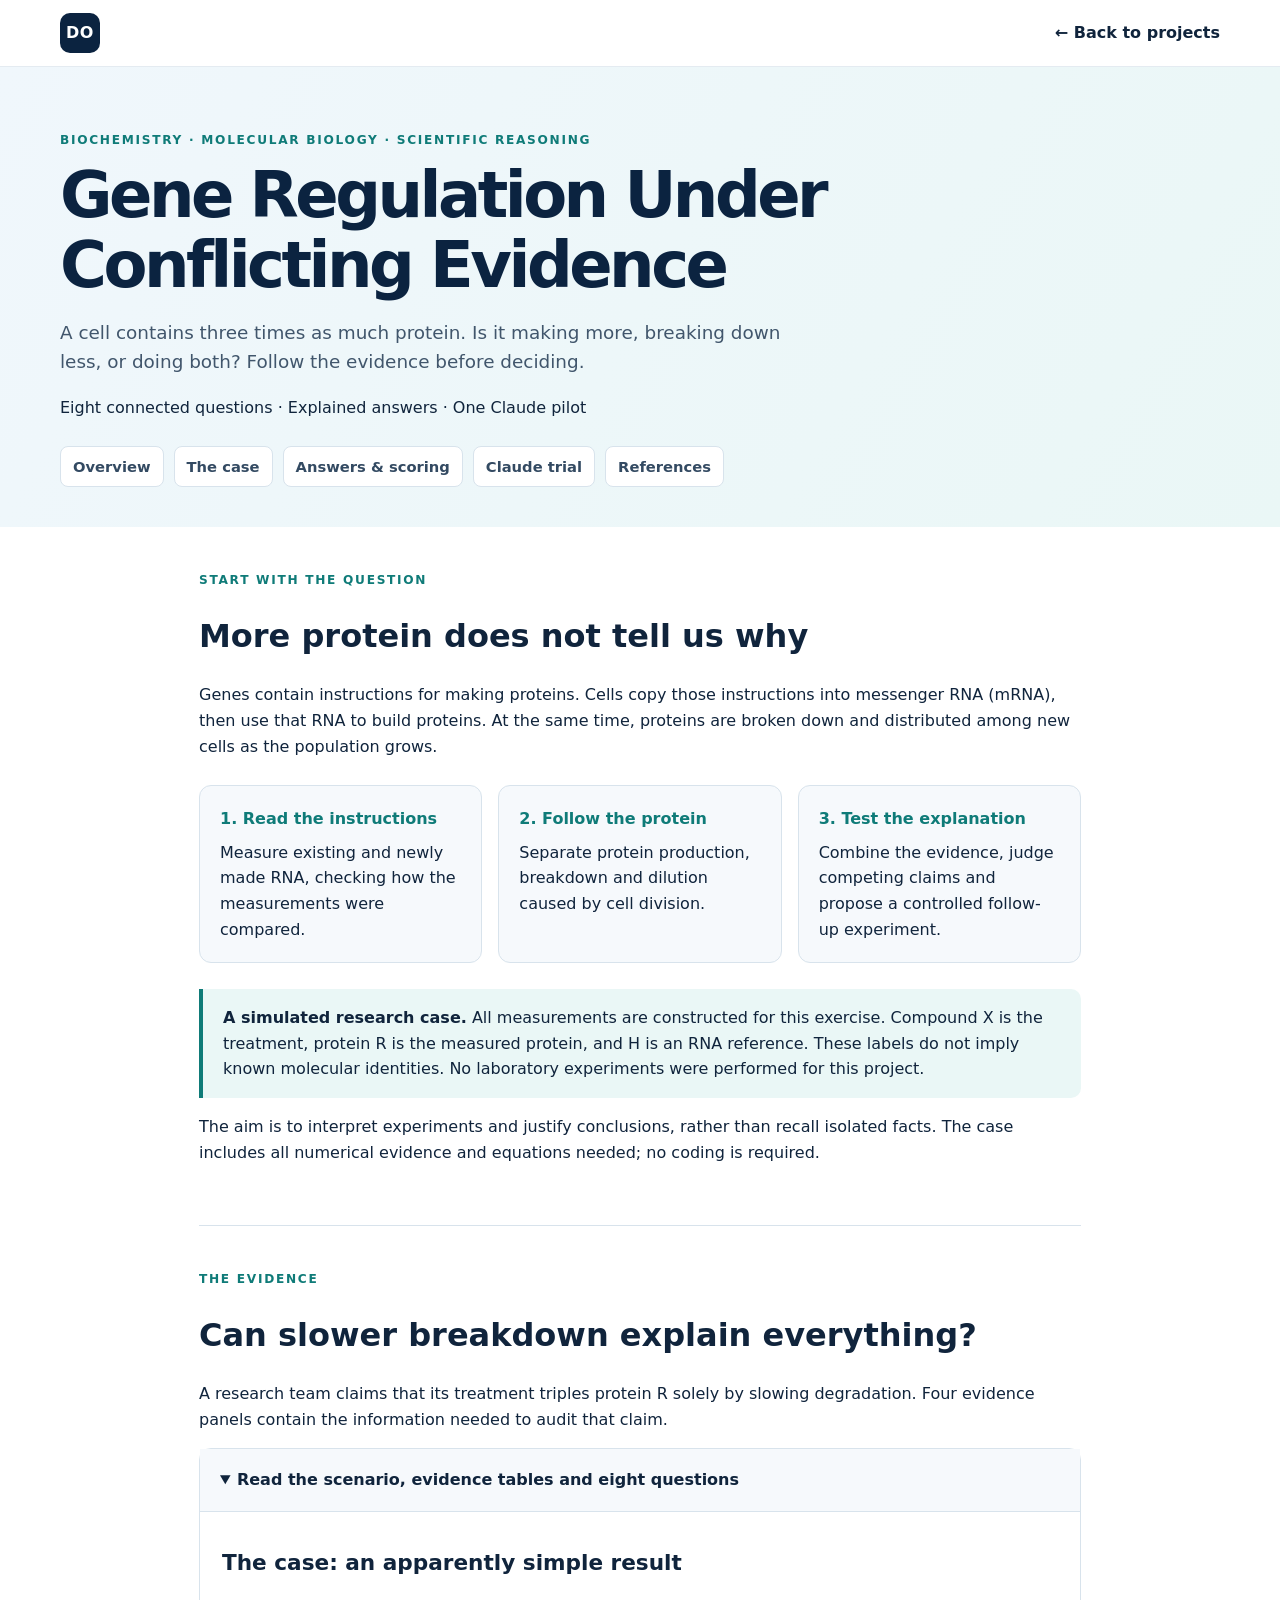
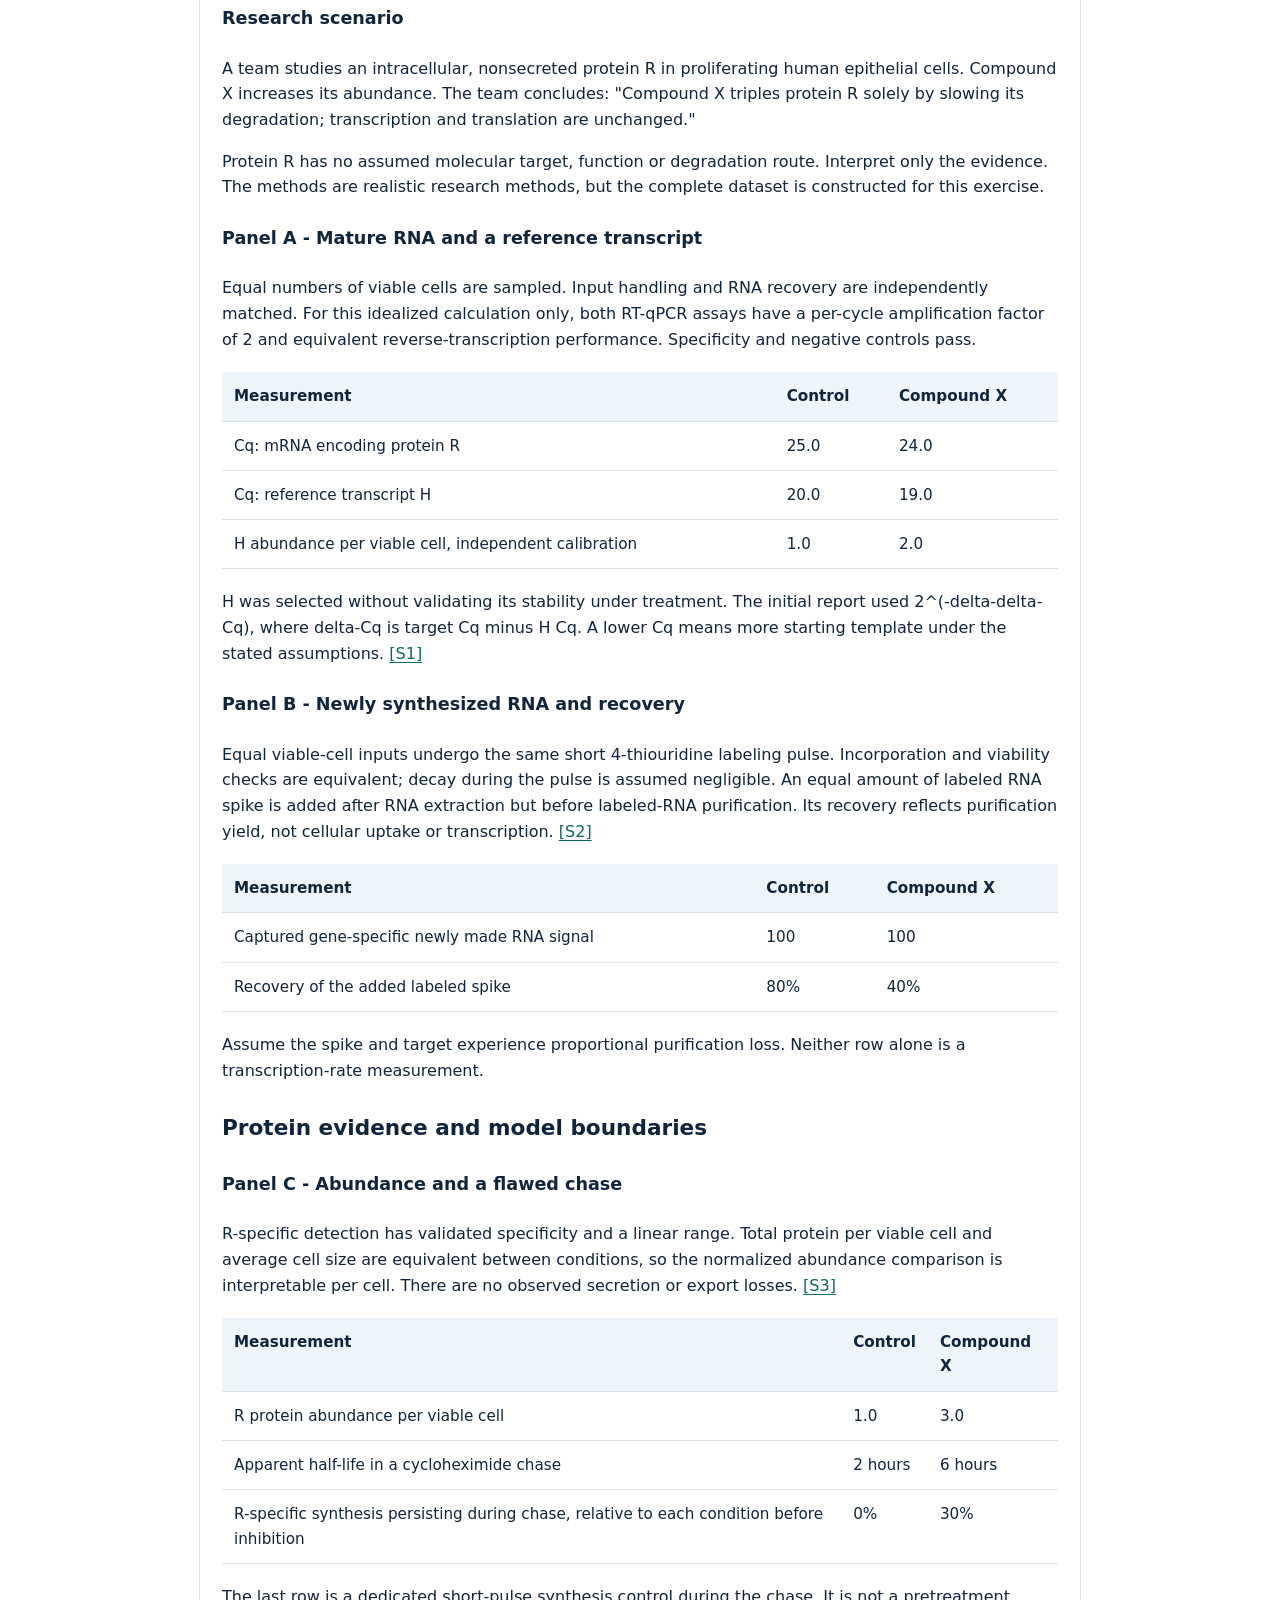
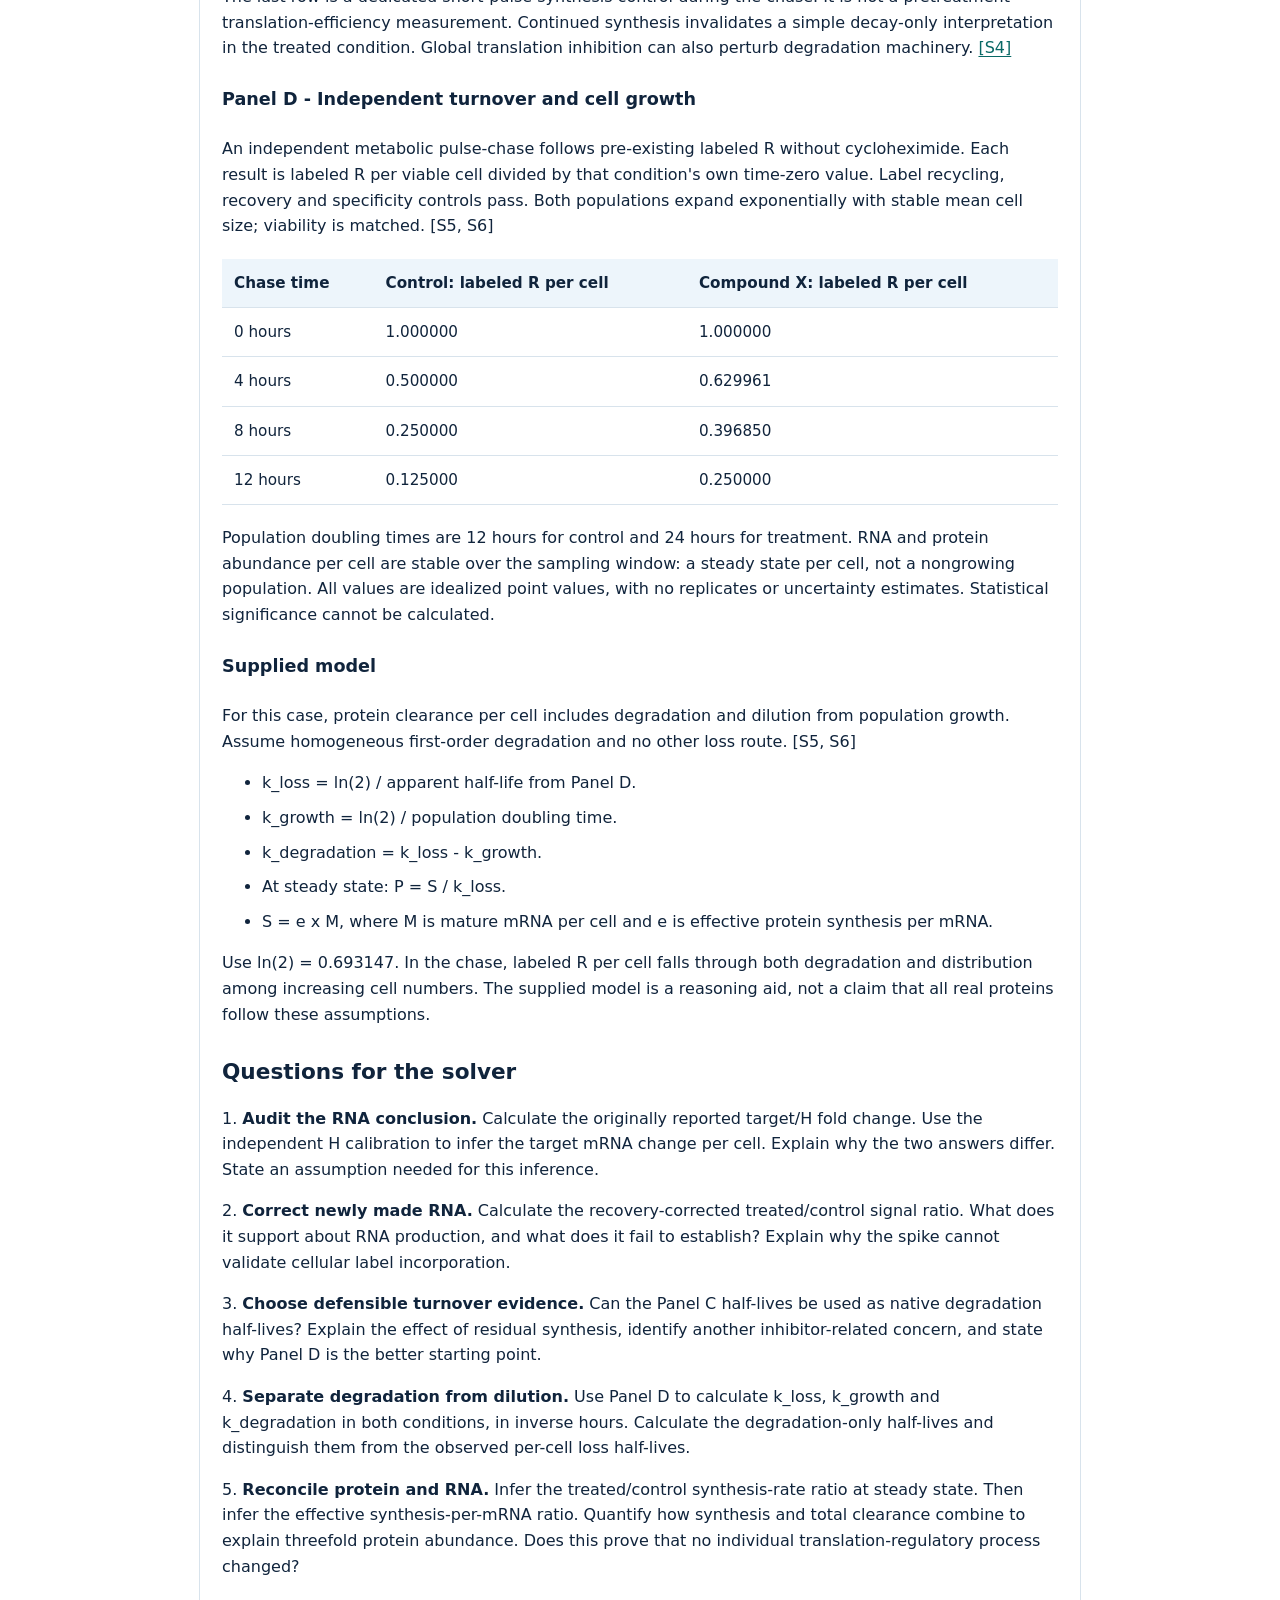
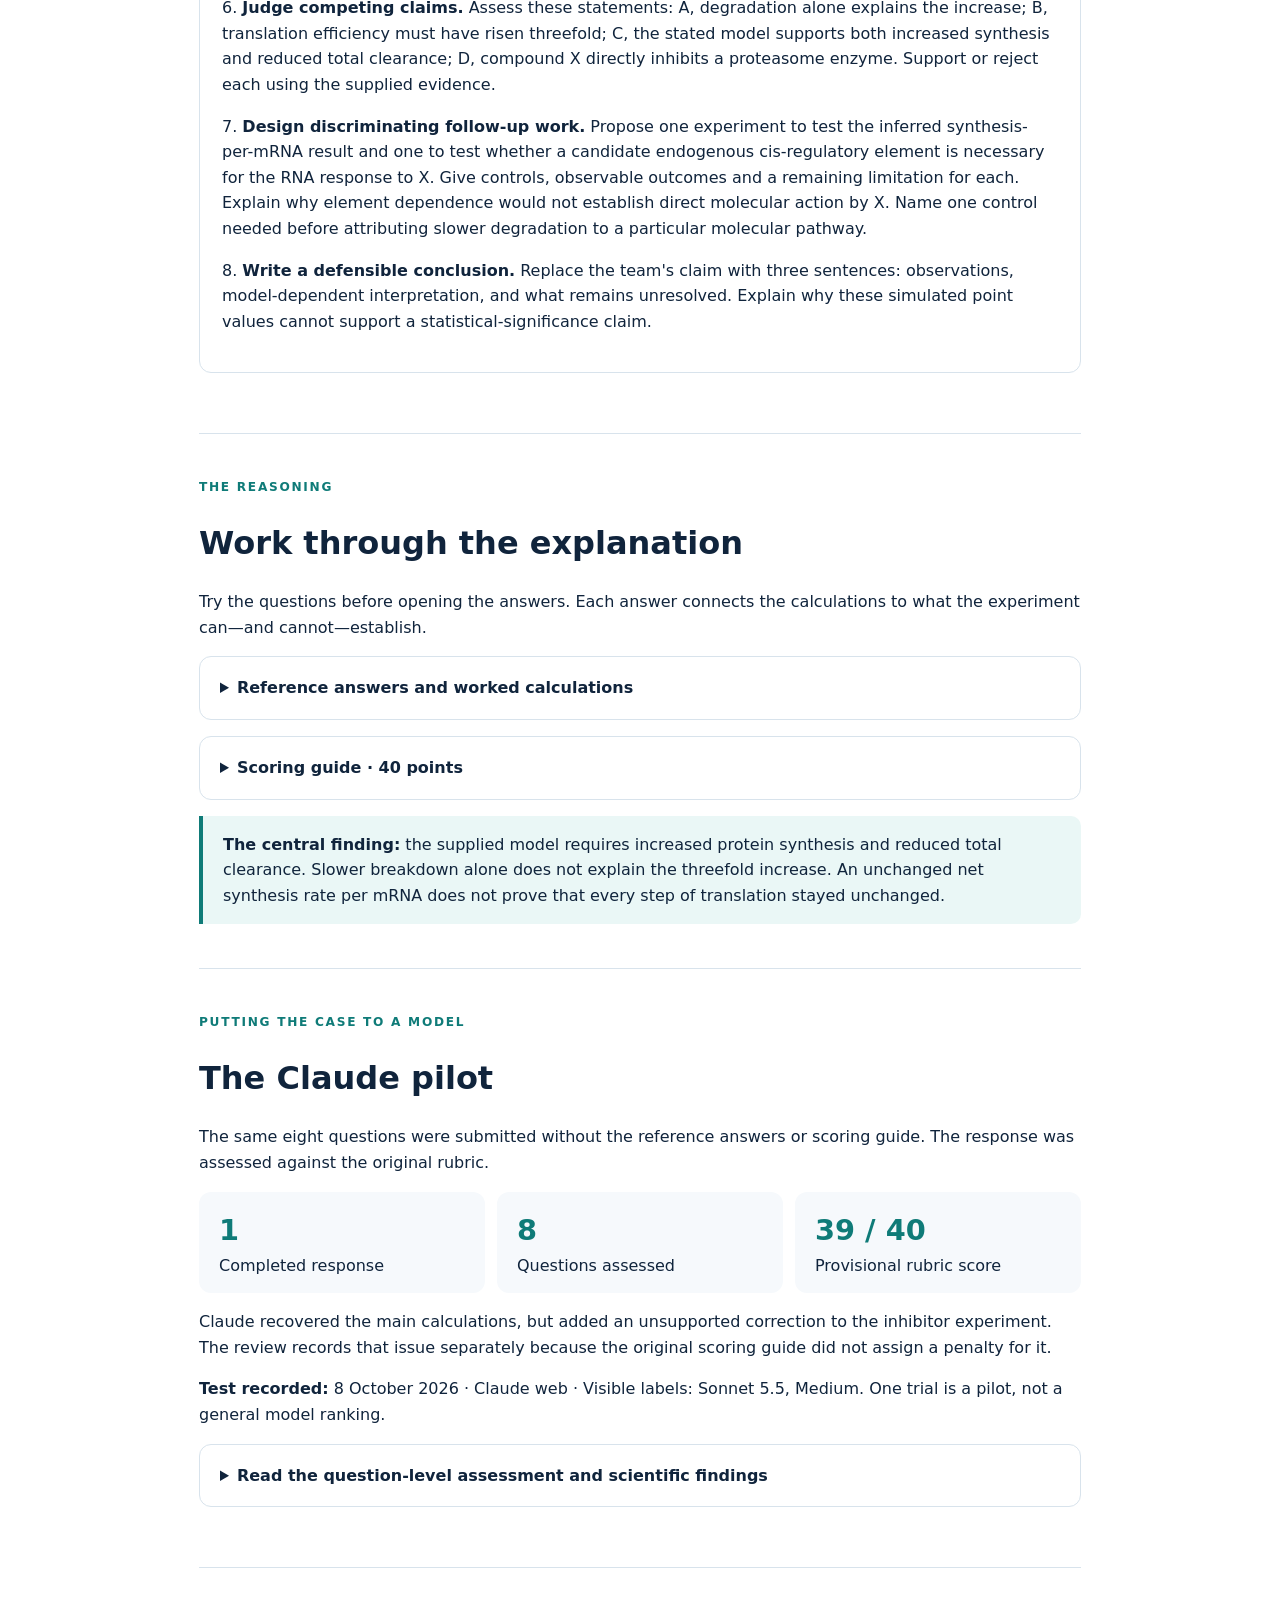
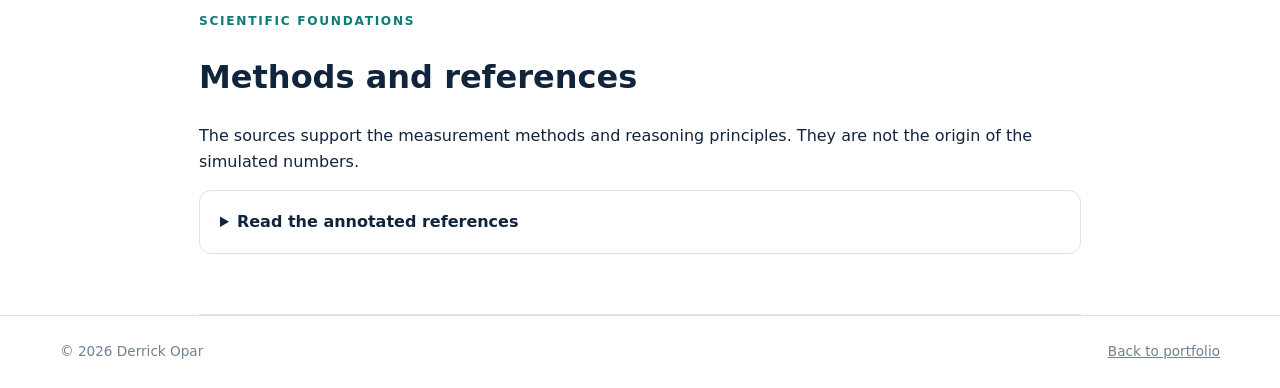
<file: gene-regulation-v1.html>
<!doctype html>
<html lang="en"><head><meta charset="utf-8"><meta name="viewport" content="width=device-width, initial-scale=1"><meta name="description" content="Why does protein abundance triple? Explore a molecular biology reasoning case, its evidence, explained answers and Claude pilot evaluation."><title>Gene Regulation Under Conflicting Evidence | Derrick Opar</title><link rel="stylesheet" href="styles.css?v=20261007-nhanes"><style>
.project-hero{padding:64px 0 40px;background:linear-gradient(120deg,#f0f7fc,#eaf7f6)}
.project-hero h1{font-size:clamp(2.4rem,5vw,4.2rem);line-height:1.08;max-width:900px}.lead{max-width:760px;font-size:1.15rem;color:#41566c}
.reading{max-width:930px;margin:auto;padding:0 24px}.reading section{padding:44px 0;border-bottom:1px solid var(--line);scroll-margin-top:90px}.reading h2{font-size:2rem;line-height:1.2}.reading h3{font-size:1.35rem;margin:28px 0 12px}.reading h4{font-size:1.1rem;margin-top:24px}
.reading a{color:#086865;text-underline-offset:3px}.notice{border-left:4px solid var(--teal);padding:16px 20px;background:var(--teal-soft);border-radius:0 10px 10px 0}.steps{display:grid;grid-template-columns:repeat(3,1fr);gap:16px;margin:26px 0}.step{padding:20px;background:var(--soft);border:1px solid var(--line);border-radius:12px}.step strong{display:block;color:var(--teal);margin-bottom:8px}
details{margin:16px 0;border:1px solid var(--line);border-radius:12px;background:white}summary{padding:18px 20px;font-weight:750;cursor:pointer}details[open] summary{border-bottom:1px solid var(--line);background:var(--soft)}.detail-body{padding:6px 22px 22px}.table-scroll{overflow-x:auto;margin:20px 0}table{width:100%;border-collapse:collapse;font-size:.95rem}th,td{padding:12px;text-align:left;border-bottom:1px solid var(--line);vertical-align:top}th{background:var(--blue-soft)}
.stat-row{display:flex;gap:12px;flex-wrap:wrap}.stat{padding:15px 20px;border-radius:12px;background:var(--soft);flex:1;min-width:150px}.stat strong{display:block;font-size:1.8rem;color:var(--teal)}.page-nav{display:flex;flex-wrap:wrap;gap:10px;margin:25px 0 0}.page-nav a{padding:8px 12px;background:white;border:1px solid var(--line);border-radius:8px;text-decoration:none;font-weight:650}.back{font-weight:700;text-decoration:none}.reading li{margin:9px 0}a:focus-visible,summary:focus-visible{outline:3px solid #0f7b78;outline-offset:4px}@media(max-width:650px){.steps{grid-template-columns:1fr}.project-hero{padding:38px 0 30px}.reading{padding:0 20px}.detail-body{padding:4px 14px 18px}.reading h2{font-size:1.65rem}.nav{gap:12px}.nav .back{font-size:.85rem}}@media print{.site-header,.page-nav{display:none}.project-hero{padding:15px 0}.reading section{padding:20px 0}details{break-inside:avoid}}
</style></head>
<body><a class="skip-link" href="#main">Skip to content</a><header class="site-header"><div class="wrap nav"><a class="brand" href="index.html" aria-label="Derrick Opar portfolio">DO</a><a class="back" href="index.html#work">← Back to projects</a></div></header>
<main id="main"><div class="project-hero"><div class="wrap"><p class="eyebrow">BIOCHEMISTRY · MOLECULAR BIOLOGY · SCIENTIFIC REASONING</p><h1>Gene Regulation Under Conflicting Evidence</h1><p class="lead">A cell contains three times as much protein. Is it making more, breaking down less, or doing both? Follow the evidence before deciding.</p><p>Eight connected questions · Explained answers · One Claude pilot</p><nav class="page-nav" aria-label="Project sections"><a href="#overview">Overview</a><a href="#case">The case</a><a href="#answers">Answers &amp; scoring</a><a href="#evaluation">Claude trial</a><a href="#references">References</a></nav></div></div>
<div class="reading"><section id="overview"><p class="eyebrow">START WITH THE QUESTION</p><h2>More protein does not tell us why</h2><p>Genes contain instructions for making proteins. Cells copy those instructions into messenger RNA (mRNA), then use that RNA to build proteins. At the same time, proteins are broken down and distributed among new cells as the population grows.</p><div class="steps"><div class="step"><strong>1. Read the instructions</strong>Measure existing and newly made RNA, checking how the measurements were compared.</div><div class="step"><strong>2. Follow the protein</strong>Separate protein production, breakdown and dilution caused by cell division.</div><div class="step"><strong>3. Test the explanation</strong>Combine the evidence, judge competing claims and propose a controlled follow-up experiment.</div></div><div class="notice"><strong>A simulated research case.</strong> All measurements are constructed for this exercise. Compound X is the treatment, protein R is the measured protein, and H is an RNA reference. These labels do not imply known molecular identities. No laboratory experiments were performed for this project.</div><p>The aim is to interpret experiments and justify conclusions, rather than recall isolated facts. The case includes all numerical evidence and equations needed; no coding is required.</p></section>
<section id="case"><p class="eyebrow">THE EVIDENCE</p><h2>Can slower breakdown explain everything?</h2><p>A research team claims that its treatment triples protein R solely by slowing degradation. Four evidence panels contain the information needed to audit that claim.</p><details open><summary>Read the scenario, evidence tables and eight questions</summary><div class="detail-body"><h3>The case: an apparently simple result</h3>
<h4>Research scenario</h4>
<p>A team studies an intracellular, nonsecreted protein R in proliferating human epithelial cells. Compound X increases its abundance. The team concludes: &quot;Compound X triples protein R solely by slowing its degradation; transcription and translation are unchanged.&quot;</p>
<p>Protein R has no assumed molecular target, function or degradation route. Interpret only the evidence. The methods are realistic research methods, but the complete dataset is constructed for this exercise.</p>
<h4>Panel A - Mature RNA and a reference transcript</h4>
<p>Equal numbers of viable cells are sampled. Input handling and RNA recovery are independently matched. For this idealized calculation only, both RT-qPCR assays have a per-cycle amplification factor of 2 and equivalent reverse-transcription performance. Specificity and negative controls pass.</p>
<div class="table-scroll" role="region" aria-label="Evidence table" tabindex="0"><table><thead><tr><th scope="col">Measurement</th><th scope="col">Control</th><th scope="col">Compound X</th></tr></thead><tbody><tr><td>Cq: mRNA encoding protein R</td><td>25.0</td><td>24.0</td></tr><tr><td>Cq: reference transcript H</td><td>20.0</td><td>19.0</td></tr><tr><td>H abundance per viable cell, independent calibration</td><td>1.0</td><td>2.0</td></tr></tbody></table></div>
<p>H was selected without validating its stability under treatment. The initial report used 2^(-delta-delta-Cq), where delta-Cq is target Cq minus H Cq. A lower Cq means more starting template under the stated assumptions. <a href="#source-s1">[S1]</a></p>
<h4>Panel B - Newly synthesized RNA and recovery</h4>
<p>Equal viable-cell inputs undergo the same short 4-thiouridine labeling pulse. Incorporation and viability checks are equivalent; decay during the pulse is assumed negligible. An equal amount of labeled RNA spike is added after RNA extraction but before labeled-RNA purification. Its recovery reflects purification yield, not cellular uptake or transcription. <a href="#source-s2">[S2]</a></p>
<div class="table-scroll" role="region" aria-label="Evidence table" tabindex="0"><table><thead><tr><th scope="col">Measurement</th><th scope="col">Control</th><th scope="col">Compound X</th></tr></thead><tbody><tr><td>Captured gene-specific newly made RNA signal</td><td>100</td><td>100</td></tr><tr><td>Recovery of the added labeled spike</td><td>80%</td><td>40%</td></tr></tbody></table></div>
<p>Assume the spike and target experience proportional purification loss. Neither row alone is a transcription-rate measurement.</p>
<h3>Protein evidence and model boundaries</h3>
<h4>Panel C - Abundance and a flawed chase</h4>
<p>R-specific detection has validated specificity and a linear range. Total protein per viable cell and average cell size are equivalent between conditions, so the normalized abundance comparison is interpretable per cell. There are no observed secretion or export losses. <a href="#source-s3">[S3]</a></p>
<div class="table-scroll" role="region" aria-label="Evidence table" tabindex="0"><table><thead><tr><th scope="col">Measurement</th><th scope="col">Control</th><th scope="col">Compound X</th></tr></thead><tbody><tr><td>R protein abundance per viable cell</td><td>1.0</td><td>3.0</td></tr><tr><td>Apparent half-life in a cycloheximide chase</td><td>2 hours</td><td>6 hours</td></tr><tr><td>R-specific synthesis persisting during chase, relative to each condition before inhibition</td><td>0%</td><td>30%</td></tr></tbody></table></div>
<p>The last row is a dedicated short-pulse synthesis control during the chase. It is not a pretreatment translation-efficiency measurement. Continued synthesis invalidates a simple decay-only interpretation in the treated condition. Global translation inhibition can also perturb degradation machinery. <a href="#source-s4">[S4]</a></p>
<h4>Panel D - Independent turnover and cell growth</h4>
<p>An independent metabolic pulse-chase follows pre-existing labeled R without cycloheximide. Each result is labeled R per viable cell divided by that condition&#x27;s own time-zero value. Label recycling, recovery and specificity controls pass. Both populations expand exponentially with stable mean cell size; viability is matched. [S5, S6]</p>
<div class="table-scroll" role="region" aria-label="Evidence table" tabindex="0"><table><thead><tr><th scope="col">Chase time</th><th scope="col">Control: labeled R per cell</th><th scope="col">Compound X: labeled R per cell</th></tr></thead><tbody><tr><td>0 hours</td><td>1.000000</td><td>1.000000</td></tr><tr><td>4 hours</td><td>0.500000</td><td>0.629961</td></tr><tr><td>8 hours</td><td>0.250000</td><td>0.396850</td></tr><tr><td>12 hours</td><td>0.125000</td><td>0.250000</td></tr></tbody></table></div>
<p>Population doubling times are 12 hours for control and 24 hours for treatment. RNA and protein abundance per cell are stable over the sampling window: a steady state per cell, not a nongrowing population. All values are idealized point values, with no replicates or uncertainty estimates. Statistical significance cannot be calculated.</p>
<h4>Supplied model</h4>
<p>For this case, protein clearance per cell includes degradation and dilution from population growth. Assume homogeneous first-order degradation and no other loss route. [S5, S6]</p>
<ul><li>k_loss = ln(2) / apparent half-life from Panel D.</li><li>k_growth = ln(2) / population doubling time.</li><li>k_degradation = k_loss - k_growth.</li><li>At steady state: P = S / k_loss.</li><li>S = e x M, where M is mature mRNA per cell and e is effective protein synthesis per mRNA.</li></ul>
<p>Use ln(2) = 0.693147. In the chase, labeled R per cell falls through both degradation and distribution among increasing cell numbers. The supplied model is a reasoning aid, not a claim that all real proteins follow these assumptions.</p>
<h3>Questions for the solver</h3>
<p>1. <strong>Audit the RNA conclusion.</strong> Calculate the originally reported target/H fold change. Use the independent H calibration to infer the target mRNA change per cell. Explain why the two answers differ. State an assumption needed for this inference.</p>
<p>2. <strong>Correct newly made RNA.</strong> Calculate the recovery-corrected treated/control signal ratio. What does it support about RNA production, and what does it fail to establish? Explain why the spike cannot validate cellular label incorporation.</p>
<p>3. <strong>Choose defensible turnover evidence.</strong> Can the Panel C half-lives be used as native degradation half-lives? Explain the effect of residual synthesis, identify another inhibitor-related concern, and state why Panel D is the better starting point.</p>
<p>4. <strong>Separate degradation from dilution.</strong> Use Panel D to calculate k_loss, k_growth and k_degradation in both conditions, in inverse hours. Calculate the degradation-only half-lives and distinguish them from the observed per-cell loss half-lives.</p>
<p>5. <strong>Reconcile protein and RNA.</strong> Infer the treated/control synthesis-rate ratio at steady state. Then infer the effective synthesis-per-mRNA ratio. Quantify how synthesis and total clearance combine to explain threefold protein abundance. Does this prove that no individual translation-regulatory process changed?</p>
<p>6. <strong>Judge competing claims.</strong> Assess these statements: A, degradation alone explains the increase; B, translation efficiency must have risen threefold; C, the stated model supports both increased synthesis and reduced total clearance; D, compound X directly inhibits a proteasome enzyme. Support or reject each using the supplied evidence.</p>
<p>7. <strong>Design discriminating follow-up work.</strong> Propose one experiment to test the inferred synthesis-per-mRNA result and one to test whether a candidate endogenous cis-regulatory element is necessary for the RNA response to X. Give controls, observable outcomes and a remaining limitation for each. Explain why element dependence would not establish direct molecular action by X. Name one control needed before attributing slower degradation to a particular molecular pathway.</p>
<p>8. <strong>Write a defensible conclusion.</strong> Replace the team&#x27;s claim with three sentences: observations, model-dependent interpretation, and what remains unresolved. Explain why these simulated point values cannot support a statistical-significance claim.</p></div></details></section>
<section id="answers"><p class="eyebrow">THE REASONING</p><h2>Work through the explanation</h2><p>Try the questions before opening the answers. Each answer connects the calculations to what the experiment can—and cannot—establish.</p><details><summary>Reference answers and worked calculations</summary><div class="detail-body"><h3>Reference answers: questions 1-3</h3>
<h4>Q1 - A stable ratio can hide two changing quantities</h4>
<p>Control delta-Cq = 25 - 20 = 5. Treated delta-Cq = 24 - 19 = 5. Delta-delta-Cq = 0, so the reported target/H fold change is 2^0 = 1.</p>
<p>But H per cell doubles. Target per cell therefore changes by 1 x 2 = 2-fold. The one-cycle reduction in target Cq is consistent with that result under the equal-input and amplification assumptions. H is an unsuitable invariant reference here. The ratio was unchanged; target abundance was not. Recovery matching and valid independent H calibration are essential. [S1; original calculation]</p>
<h4>Q2 - Equal captured signal is not equal production</h4>
<p>Control corrected signal = 100 / 0.80 = 125. Treatment = 100 / 0.40 = 250. Treated/control = 2.</p>
<p>Under the matched-incorporation and short-pulse assumptions, this supports approximately twice as much RNA production per cell during that window. It does not prove direct promoter activation, identify a transcription factor, establish all earlier time points, or independently quantify RNA degradation. The post-extraction spike only monitors downstream recovery; uptake and incorporation require separate controls. [S2; original calculation]</p>
<h4>Q3 - A chase must actually stop the input</h4>
<p>The treated chase retains 30% of its original R synthesis. R abundance therefore follows production minus loss, not decay alone. Remaining production makes disappearance slower than it would be with full blockade; fitting a simple exponential can produce a misleading apparent half-life. The 2-versus-6-hour values are not reliable estimates of native degradation.</p>
<p>Even complete synthesis inhibition would not establish an unperturbed degradation system: a global inhibitor can deplete short-lived components of degradation machinery. S4 demonstrates this problem in a yeast pathway; it is a caution here, not proof of the same human mechanism.</p>
<p>Panel D avoids cycloheximide and follows an existing labeled cohort with defined controls. It is more appropriate for inference, but still requires growth correction and its own labeling assumptions. [S4, S5]</p>
<h3>Reference answers: questions 4-5</h3>
<h4>Q4 - Protein loss per cell includes growth dilution</h4>
<p>Panel D control reaches 0.5 at 4 hours, so its loss half-life is 4 hours. Treatment reaches 0.25 at 12 hours: two half-lives, giving a 6-hour loss half-life.</p>
<div class="table-scroll" role="region" aria-label="Evidence table" tabindex="0"><table><thead><tr><th scope="col">Quantity</th><th scope="col">Control</th><th scope="col">Compound X</th></tr></thead><tbody><tr><td>Observed per-cell loss half-life, hours</td><td>4</td><td>6</td></tr><tr><td>k_loss, per hour</td><td>0.173287</td><td>0.115525</td></tr><tr><td>k_growth, per hour</td><td>0.057762</td><td>0.028881</td></tr><tr><td>k_degradation = k_loss - k_growth, per hour</td><td>0.115525</td><td>0.086643</td></tr><tr><td>Degradation-only half-life, hours</td><td>6</td><td>8</td></tr></tbody></table></div>
<p>Actual degradation becomes slower by a rate ratio of 0.086643 / 0.115525 = 0.75, or a half-life ratio of 8 / 6 = 1.333. Total per-cell clearance falls to two-thirds of control because degradation and growth dilution both fall. A cell population growing more slowly dilutes the labeled protein among new cells more slowly. [S5, S6; original calculation]</p>
<h4>Q5 - Both synthesis and clearance contribute</h4>
<p>At steady state, S = P x k_loss. The synthesis-rate ratio is 3 x (0.115525 / 0.173287) = 2.</p>
<p>Mature mRNA per cell is twofold higher. Effective synthesis per mRNA therefore changes by S_ratio / M_ratio = 2 / 2 = 1.</p>
<p>The abundance ratio can be reconstructed as:</p>
<p>P_ratio = S_ratio x (k_loss_control / k_loss_treated) = 2 x 1.5 = 3.</p>
<p>The model requires twice the synthesis flux and lower clearance, rather than degradation alone. Unchanged effective synthesis per mRNA is a net inferred result, not a direct measurement proving that every translation-regulatory step is unchanged. Compensating processes or unmodeled effects remain possible. No percentage allocation of the overall abundance change is uniquely implied by this multiplicative calculation. [S5, S6; original calculation]</p>
<h3>Reference answers: questions 6-8</h3>
<h4>Q6 - Which claims survive?</h4>
<p><strong>A: Reject as a sole explanation.</strong> If synthesis stayed fixed, the measured clearance change would predict 1.5-fold abundance, not threefold. Also, slower cell growth contributes to clearance.</p>
<p><strong>B: Reject.</strong> The inferred effective synthesis-per-mRNA ratio is 1, not 3, under the supplied model. This does not establish that every translation-control process is unchanged.</p>
<p><strong>C: Support conditionally.</strong> Twice the synthesis combined with a clearance factor of 1.5 reconstructs threefold abundance. The result depends on steady state, calibration and the turnover model.</p>
<p><strong>D: Unsupported.</strong> There is no direct binding, enzyme activity, ubiquitination, localization or pathway-specific evidence. Reduced degradation does not identify its mechanism. [S1-S6; case-specific synthesis]</p>
<h4>Q7 - Experiments that separate explanations</h4>
<p><strong>Synthesis per mRNA:</strong> use an independent, R-specific short metabolic protein-labeling time course without cycloheximide, quantify newly made R, and measure calibrated R mRNA per viable cell in parallel. Control labeling precursor enrichment, recovery, cell input, viability and assay specificity; include multiple early times and account for degradation of labeled product. A twofold synthesis increase alongside twofold mRNA supports the inferred ratio of 1; a reproducible discrepancy challenges the model. A single pulse intensity is confounded by labeling kinetics and degradation. <a href="#source-s5">[S5]</a></p>
<p><strong>Endogenous regulatory-element dependence:</strong> perturb a candidate cis-regulatory element at the R locus, using precise sequence editing or carefully controlled CRISPR interference, and quantify calibrated newly made R RNA in vehicle and X conditions. Include non-targeting and nearby control perturbations, multiple independently validated edits or guides, viable-cell input, a check that basal expression remains measurable, and restoration of the element where feasible. A selective reduction in the X response supports element dependence. A general loss of basal expression alone does not isolate the X response. Off-target changes, chromatin spreading or redundant elements can complicate interpretation. Dependence does not establish direct binding by X: upstream regulation can still require the same element. A matched reporter is acceptable as supporting evidence, with copy/delivery and reporter-turnover controls, but cannot substitute entirely for the endogenous context. [S1, S2, S7; proposed design]</p>
<p><strong>Degradation pathway:</strong> require a specific pathway perturbation with verified target engagement and an independent turnover readout, plus rescue or an orthogonal perturbation where feasible. Inhibitor-induced accumulation alone is insufficient to identify the route. [S4, S5; proposed design]</p>
<h4>Q8 - Corrected conclusion</h4>
<p>After correcting the assay normalization and recovery, compound X is associated with twofold mature and newly made RNA signals and threefold protein R abundance per viable cell. Under the steady-state model, the evidence implies twice the protein synthesis flux and reduced clearance from both slower degradation and slower growth, with unchanged net synthesis per mRNA. Direct molecular targets, promoter mechanisms and statistical reliability remain unresolved because the case supplies simulated point values without biological replicates or uncertainty estimates.</p></div></details><details><summary>Scoring guide · 40 points</summary><div class="detail-body"><h3>Scoring rubric: 40 points</h3>
<p>The rubric scores scientific reasoning, not exact wording. It has not been calibrated using independent reviewers or an AI response dataset.</p>
<div class="table-scroll" role="region" aria-label="Evidence table" tabindex="0"><table><thead><tr><th scope="col">Question</th><th scope="col">Points</th><th scope="col">Explicit credit criteria</th></tr></thead><tbody><tr><td>Q1</td><td>5</td><td>delta-Cq and fold 1 (1); target per cell fold 2 (2); unstable reference explanation (1); valid input/calibration assumption (1)</td></tr><tr><td>Q2</td><td>4</td><td>corrected values 125 and 250 (1); ratio 2 (1); bounded production interpretation (1); spike cannot test incorporation (1)</td></tr><tr><td>Q3</td><td>4</td><td>residual synthesis invalidates decay-only model (2); another inhibitor artifact (1); independent chase preference with caveat (1)</td></tr><tr><td>Q4</td><td>8</td><td>loss half-lives 4 and 6 (2); loss rates (2); growth rates (1); corrected degradation rates (1); half-lives 6 and 8 (1); dilution explanation (1)</td></tr><tr><td>Q5</td><td>6</td><td>synthesis ratio 2 (2); synthesis/mRNA ratio 1 (2); reconstructs 2 x 1.5 = 3 (1); avoids overclaiming unchanged translation (1)</td></tr><tr><td>Q6</td><td>4</td><td>one point for each correctly judged claim with an evidence-based reason</td></tr><tr><td>Q7</td><td>6</td><td>synthesis experiment/readout (1), controls (1), prediction/limitation (1); promoter experiment/readout (1), controls/prediction/bounded inference (1); pathway-specific control (1)</td></tr><tr><td>Q8</td><td>3</td><td>corrected observations (1); conditional multimechanism interpretation (1); unresolved mechanism and missing statistical uncertainty (1)</td></tr></tbody></table></div>
<h4>Consistent grading rules</h4>
<p>Accept approximately 0.1733, 0.1155, 0.0578, 0.0289 and 0.0866 per hour and equivalent algebra. Allow a 1% numerical tolerance for rounding. Credit correct later reasoning that consistently carries a minor earlier arithmetic error, but do not restore points for the original wrong number. Do not double-penalize the same error within a criterion.</p>
<p>For experimental proposals, accept alternatives that measure the required quantity, specify controls and distinguish outcomes. A promoter reporter cannot, on its own, demonstrate direct binding of compound X. A quantitative pathway claim needs evidence beyond protein accumulation.</p>
<p>Do not invent a pass threshold, label scores as Turing-approved, or claim graduate-level difficulty has been measured. Claiming statistical significance earns no credit for the relevant uncertainty criterion; it does not automatically erase unrelated correct reasoning.</p></div></details><div class="notice"><strong>The central finding:</strong> the supplied model requires increased protein synthesis and reduced total clearance. Slower breakdown alone does not explain the threefold increase. An unchanged net synthesis rate per mRNA does not prove that every step of translation stayed unchanged.</div></section>
<section id="evaluation"><p class="eyebrow">PUTTING THE CASE TO A MODEL</p><h2>The Claude pilot</h2><p>The same eight questions were submitted without the reference answers or scoring guide. The response was assessed against the original rubric.</p><div class="stat-row"><div class="stat"><strong>1</strong>Completed response</div><div class="stat"><strong>8</strong>Questions assessed</div><div class="stat"><strong>39 / 40</strong>Provisional rubric score</div></div><p>Claude recovered the main calculations, but added an unsupported correction to the inhibitor experiment. The review records that issue separately because the original scoring guide did not assign a penalty for it.</p><p><strong>Test recorded:</strong> 8 October 2026 · Claude web · Visible labels: Sonnet 5.5, Medium. One trial is a pilot, not a general model ranking.</p><details><summary>Read the question-level assessment and scientific findings</summary><div class="detail-body"><h3>Claude pilot: one response to the gene-regulation case</h3>
<p>Date: 8 October 2026. Interface: Claude web, Incognito, Microsoft Edge. Visible model and effort labels: <strong>Sonnet 5.5 — Medium</strong>. Exact backend version and sampling settings were not exposed.</p>
<h4>Result</h4>
<p><strong>Provisional rubric score: 39/40.</strong></p>
<p>Claude correctly recovered the main results: mature mRNA doubled; corrected newly made RNA doubled; degradation-only half-lives were 6 and 8 hours; synthesis doubled; effective synthesis per mRNA was unchanged under the model. Increased synthesis and slower total clearance together explained threefold protein abundance.</p>
<div class="table-scroll" role="region" aria-label="Evidence table" tabindex="0"><table><thead><tr><th scope="col">Question</th><th scope="col">Score</th><th scope="col">Reason</th></tr></thead><tbody><tr><td>Q1: RNA normalization</td><td>5/5</td><td>Correct normalized fold of 1, per-cell fold of 2, unstable reference explanation and assumptions.</td></tr><tr><td>Q2: Newly made RNA</td><td>3/4</td><td>Correct 125 and 250 signals, ratio 2 and spike limitations. Withheld the bounded-production interpretation point: the answer unnecessarily requires unchanged mRNA decay despite the stipulated negligible decay during the pulse.</td></tr><tr><td>Q3: Turnover evidence</td><td>4/4</td><td>Identifies residual synthesis, inhibitor perturbations and the independent chase&#x27;s advantages and limits. An unsupported additional calculation is discussed below.</td></tr><tr><td>Q4: Degradation and dilution</td><td>8/8</td><td>Correct loss, growth and degradation rates and half-lives, within the rounding tolerance.</td></tr><tr><td>Q5: Protein/RNA reconciliation</td><td>6/6</td><td>Correct synthesis ratio 2, effective per-mRNA ratio 1 and 2 × 1.5 = 3; appropriately avoids claiming every translation process is unchanged.</td></tr><tr><td>Q6: Competing claims</td><td>4/4</td><td>All four judgments and their central evidence-based reasons are correct.</td></tr><tr><td>Q7: Follow-up experiments</td><td>6/6</td><td>Appropriate synthesis and endogenous cis-element experiments, controls, predictions and limits; pathway perturbation control proposed.</td></tr><tr><td>Q8: Conclusion</td><td>3/3</td><td>Includes corrected observations, conditional model interpretation and mechanistic/statistical uncertainty. Does not strictly keep the requested three-sentence conclusion, but sentence count is not a rubric criterion.</td></tr><tr><td><strong>Total</strong></td><td><strong>39/40</strong></td><td><strong>Single-author provisional assessment.</strong></td></tr></tbody></table></div>
<h4>Scientific issues beyond the numeric score</h4>
<h5>1. Newly made RNA: distinguish pulse production from steady-state abundance</h5>
<p>Claude writes that the result fits doubled RNA production “if mRNA decay is unchanged.” Panel B already stipulates equivalent incorporation, equal pulse durations and negligible decay during the pulse. Under those assumptions, the corrected pulse supports approximately doubled gene-specific RNA production over that interval without requiring unchanged long-term mRNA decay. It does not establish a direct molecular target of X or isolate individual transcription/processing steps. Mature RNA abundance alone still cannot separate production from decay.</p>
<h5>2. The inhibitor chase cannot support the added exact correction</h5>
<p>Claude uses P(t)/P0 = f + (1 − f) exp(−kt), sets f = 0.3 and derives a 1.8-fold half-life inflation and a corrected value near 3.3 hours. The qualitative concern about ongoing synthesis is sound; those numeric corrections are not identified by the supplied evidence.</p>
<p>For constant residual synthesis and post-inhibitor loss, the general solution is P(t)/P0 = a + (1 − a) exp(−k_post t), where a = S_res/(k_post P0). If pre-inhibition steady state holds and S_res = 0.3 S_pre, then a = 0.3 k_pre/k_post. Setting a to 0.3 additionally assumes that the inhibitor leaves total clearance unchanged, precisely what is uncertain here. A single apparent half-life also does not specify how a non-exponential chase was fitted. The task therefore supports rejecting a decay-only interpretation, not recovering native degradation from that numeric adjustment.</p>
<p>All explicit Q3 rubric criteria were met. The frozen rubric has no separate criterion for unsupported extra calculations, so no retrospective deduction was added.</p>
<h5>3. A sequential contribution was described as a standalone effect</h5>
<p>In Q5, the 1.25-fold growth contribution is conditional on degradation already having changed. Relative to the original control, changing only growth gives approximately 0.173287/(0.115525 + 0.028881) = 1.20, as does changing only degradation while retaining control growth. Changing both gives 1.50. Sequential factors 1.20 and 1.25 are valid, but the second should be labeled conditional rather than “alone.” Claude acknowledges order dependence, which partly qualifies the wording.</p>
<p>Similarly, Q6&#x27;s “1.2–1.33×” degradation-only range mixes a baseline counterfactual protein-abundance ratio (1.20) with a degradation half-life ratio (8/6). The central rejection of degradation alone remains correct. Neither extra statement changed a scored core result; record these as qualitative issues rather than inventing new penalties.</p>
<h4>What this pilot establishes</h4>
<p>The supplied case is solvable by this model in this attempt, and its main numerical answer key is consistent with the response&#x27;s successful calculations. The attempt also exposes a weakness in the rubric: a response can earn almost full credit while adding unjustified quantitative claims.</p>
<p>The case explicitly supplies equations and several interpretive clues. A high score on one scaffolded question set does not establish graduate-level difficulty, discrimination between models, repeatability or broad benchmark quality. Scientific correctness still requires review independent of both task author and solver. This exercise demonstrates task-design and evaluation work; it does not itself establish the applicant&#x27;s advanced research credentials or count as a peer-reviewed publication.</p></div></details></section>
<section id="references"><p class="eyebrow">SCIENTIFIC FOUNDATIONS</p><h2>Methods and references</h2><p>The sources support the measurement methods and reasoning principles. They are not the origin of the simulated numbers.</p><details><summary>Read the annotated references</summary><div class="detail-body"><h3>References and source scope</h3>
<p>Research checked on 8 October 2026. Numerical values in the case are original simulated teaching values, not extracted from these studies. No source establishes a mechanism for fictional compound X or protein R.</p>
<h4 id="source-s1">S1</h4>
<p><a href="https://academic.oup.com/clinchem/article/71/6/634/8119148" target="_blank" rel="noopener noreferrer">Bustin et al. (2025). MIQE 2.0: Revision of the Minimum Information for Publication of Quantitative Real-Time PCR Experiments Guidelines. Clinical Chemistry 71:634-651.</a></p>
<p>Peer-reviewed methodological consensus. Reference validation, amplification efficiency, normalization and reporting. Publisher search-index content accessed; direct page retrieval was intermittent.</p>
<h4 id="source-s2">S2</h4>
<p><a href="https://pmc.ncbi.nlm.nih.gov/articles/PMC5447484/" target="_blank" rel="noopener noreferrer">Russo et al. (2017). Metabolic Labeling and Recovery of Nascent RNA to Accurately Quantify mRNA Stability. Methods 120:39-48.</a></p>
<p>Peer-reviewed methods article. Recovery spike controls, labeling incorporation and perturbation. Full-text methods inspected.</p>
<h4 id="source-s3">S3</h4>
<p><a href="https://pmc.ncbi.nlm.nih.gov/articles/PMC3971489/" target="_blank" rel="noopener noreferrer">Taylor and Posch (2014). The Design of a Quantitative Western Blot Experiment. BioMed Research International 2014:361590.</a></p>
<p>Peer-reviewed methodological article with assay demonstrations. Linear range, antibody specificity and normalization. Full-text workflow inspected; authors were affiliated with an assay vendor.</p>
<h4 id="source-s4">S4</h4>
<p><a href="https://pmc.ncbi.nlm.nih.gov/articles/PMC5766948/" target="_blank" rel="noopener noreferrer">Oh, Chen and Varshavsky (2017). A reference-based protein degradation assay without global translation inhibitors. Journal of Biological Chemistry 292:21457-21465.</a></p>
<p>Peer-reviewed original research in yeast. Demonstrates a specific translation-inhibitor artifact; does not establish its magnitude in human cells or fictional protein R. Full-text results inspected.</p>
<h4 id="source-s5">S5</h4>
<p><a href="https://journals.plos.org/plosone/article?id=10.1371/journal.pone.0080423" target="_blank" rel="noopener noreferrer">Fierro-Monti et al. (2013). A Novel Pulse-Chase SILAC Strategy Measures Changes in Protein Decay and Synthesis Rates Induced by Perturbation of Proteostasis with an Hsp90 Inhibitor. PLOS ONE 8:e80423.</a></p>
<p>Peer-reviewed original research in human cells. Protein synthesis/decay modeling and correction for growth dilution. Publisher equations and interpretation inspected.</p>
<h4 id="source-s6">S6</h4>
<p><a href="https://www.pnas.org/doi/10.1073/pnas.2313107121" target="_blank" rel="noopener noreferrer">Maximum entropy determination of mammalian proteome dynamics (2024). Proceedings of the National Academy of Sciences. DOI: 10.1073/pnas.2313107121.</a></p>
<p>Peer-reviewed original research. First-order turnover, half-life and steady-state relationships; pulse-chase assumptions. Publisher article and indexed equation text inspected.</p>
<h4 id="source-s7">S7</h4>
<p><a href="https://pmc.ncbi.nlm.nih.gov/articles/PMC5438575/" target="_blank" rel="noopener noreferrer">Fulco et al. (2016). Systematic mapping of functional enhancer-promoter connections with CRISPR interference. Science 354:769-773.</a></p>
<p>Peer-reviewed original research. Functional perturbation of endogenous regulatory elements. Indexed full-text results and PubMed record inspected. Supports the approach, not a specific element or direct compound target in this case.</p>
<h4>Research boundary</h4>
<p>This is a focused literature and mathematical consistency review of the case, not a systematic review, peer review, wet-lab validation or independent assessment of the owner&#x27;s expertise. A 2025 protein-clearance preprint was encountered during research but was not used as a core authority; peer-reviewed S5 and S6 support the model instead. The 2011 global gene-expression study was not used for broad claims about the dominance of translation because its publisher records a correction.</p></div></details></section></div></main><footer><div class="wrap footer-inner"><span>© 2026 Derrick Opar</span><a href="index.html#work">Back to portfolio</a></div></footer>
<script>function revealSource(){if(location.hash.startsWith('#source-')){const target=document.getElementById(location.hash.slice(1));if(target){target.closest('details').open=true;target.scrollIntoView();}}}window.addEventListener('hashchange',revealSource);revealSource();</script></body></html>
</file>
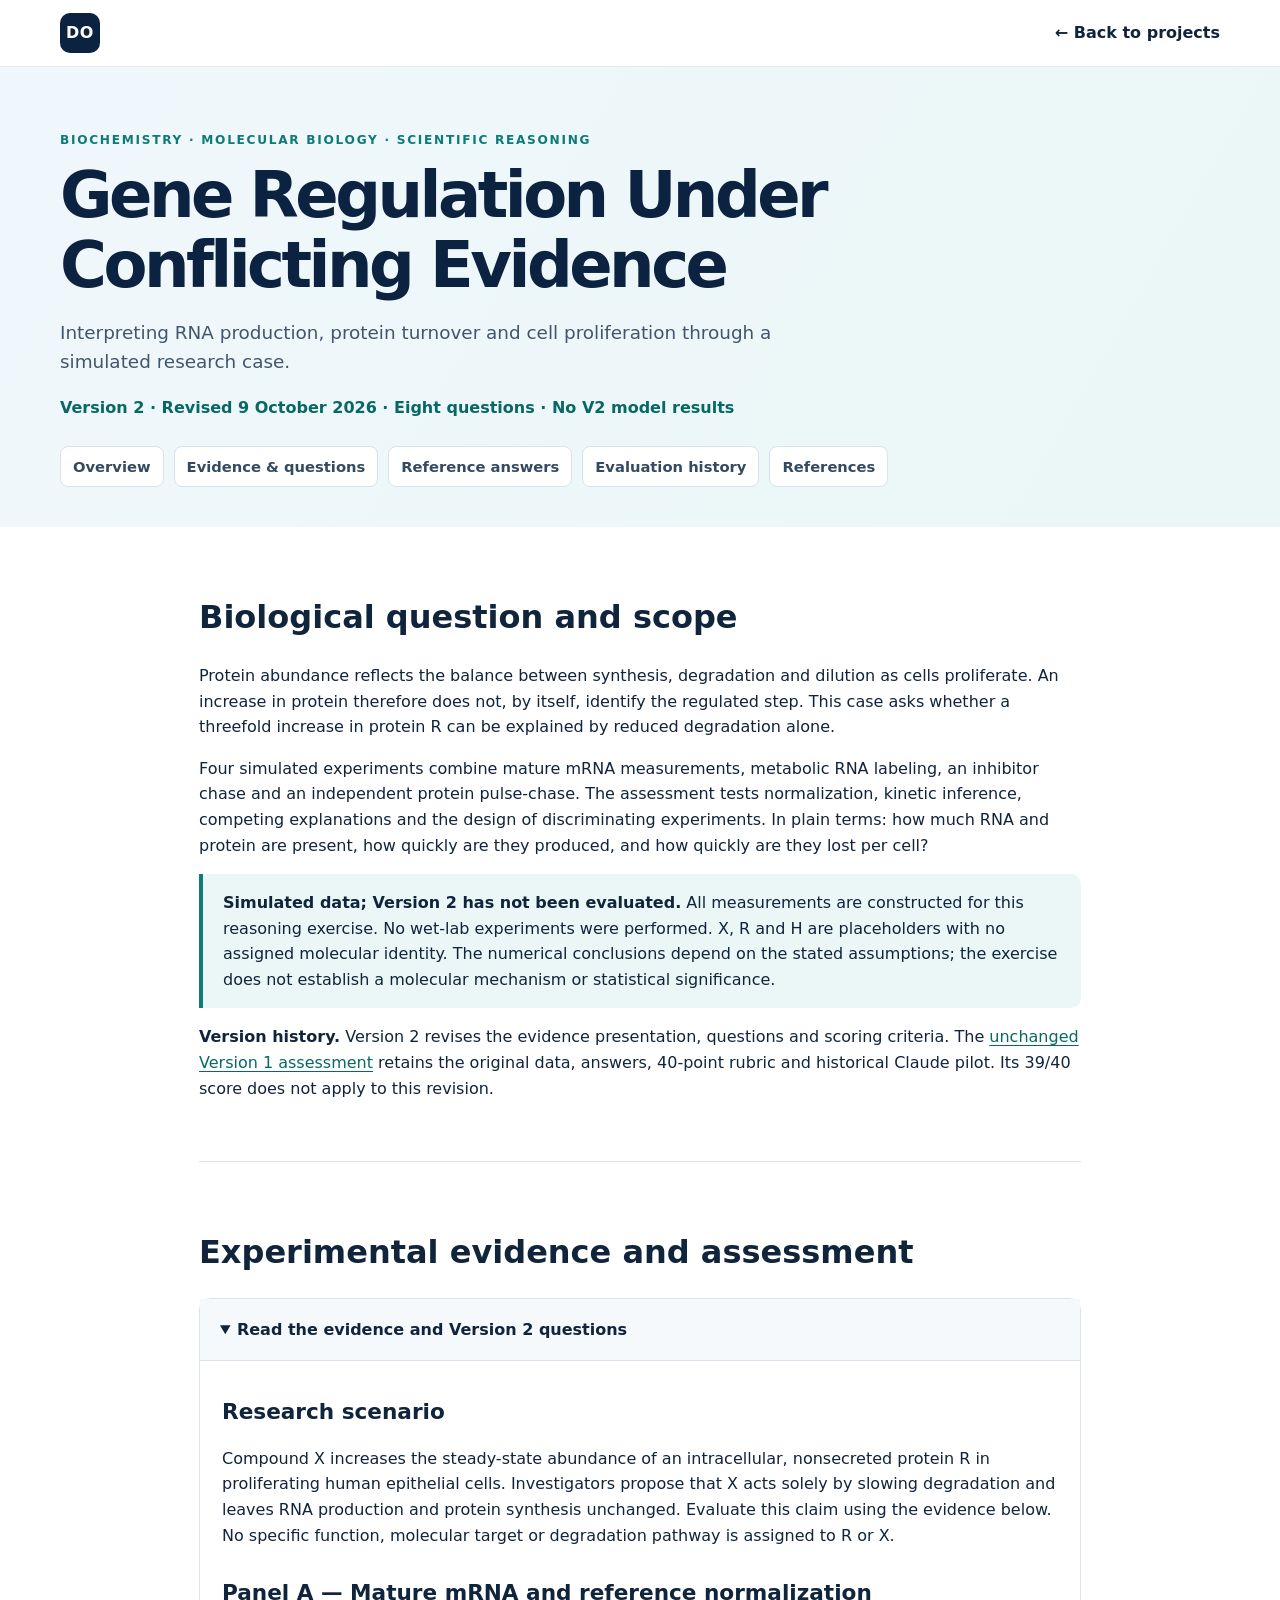
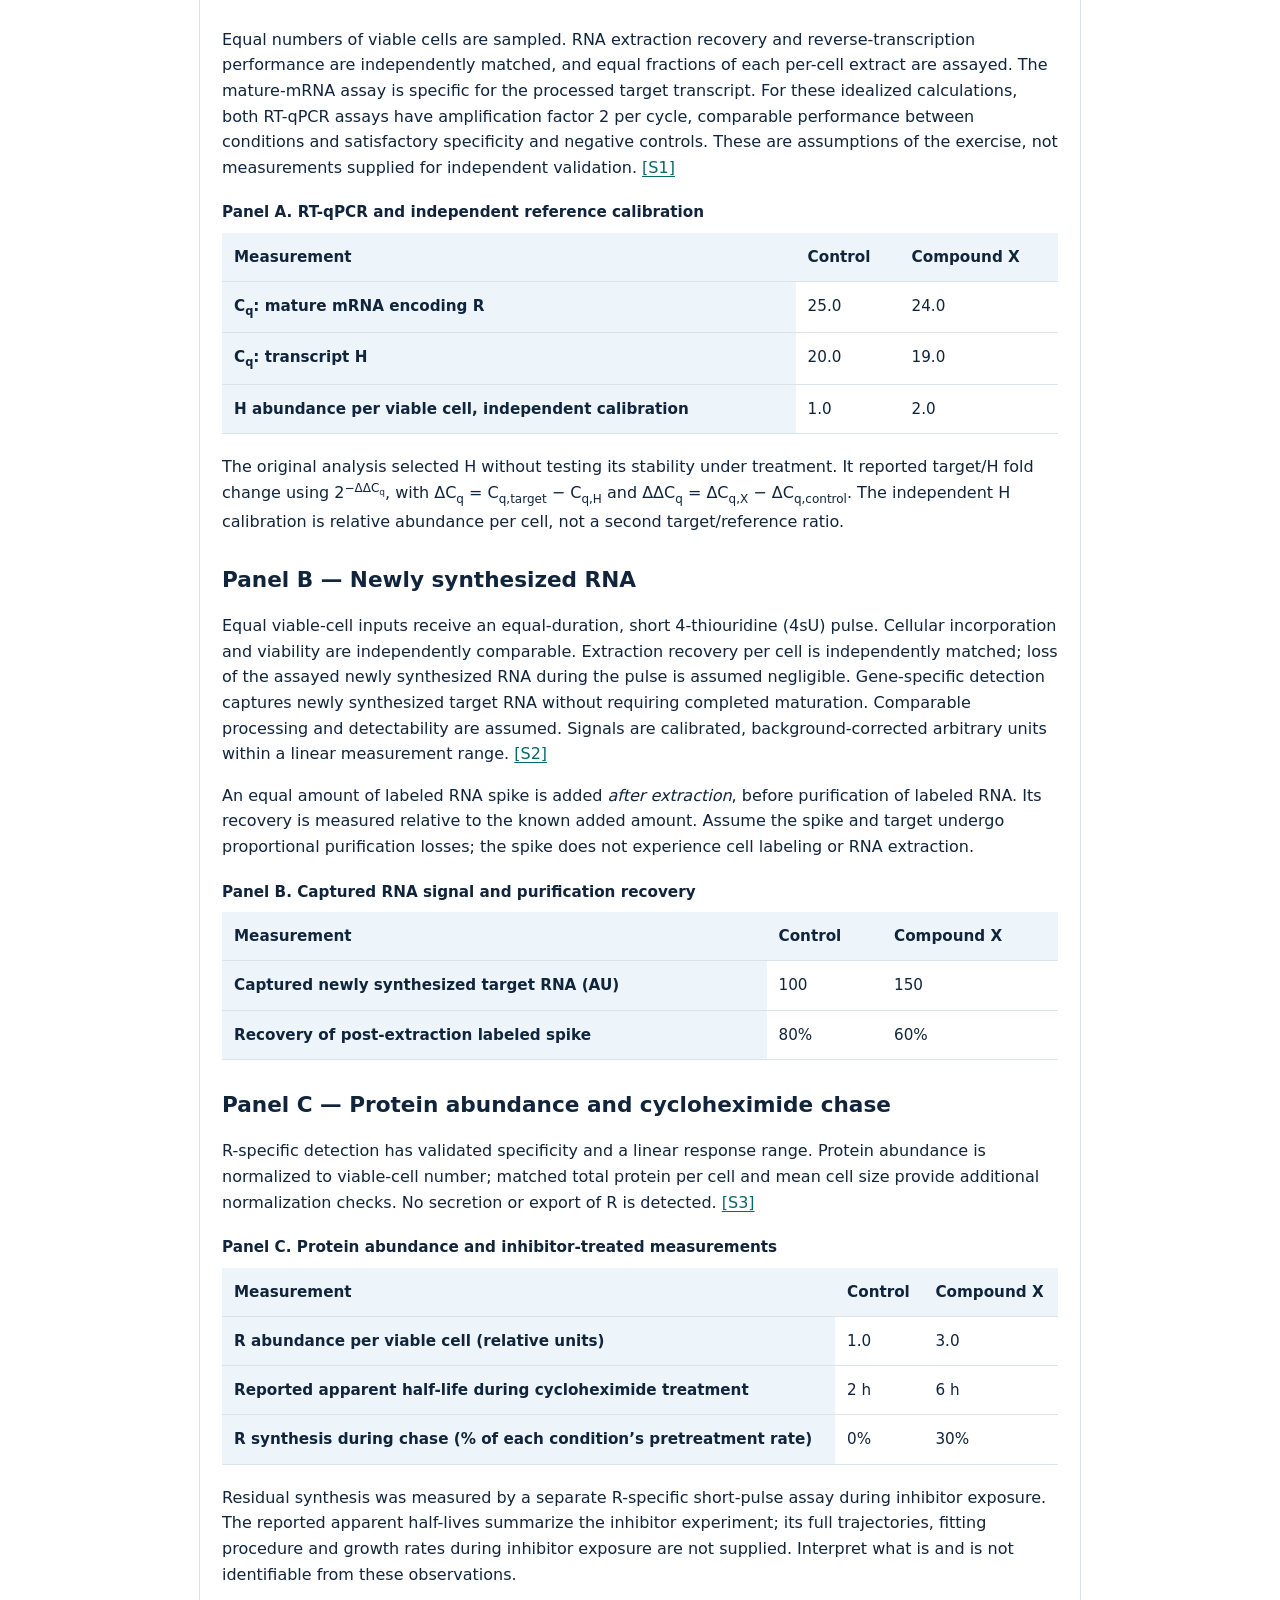
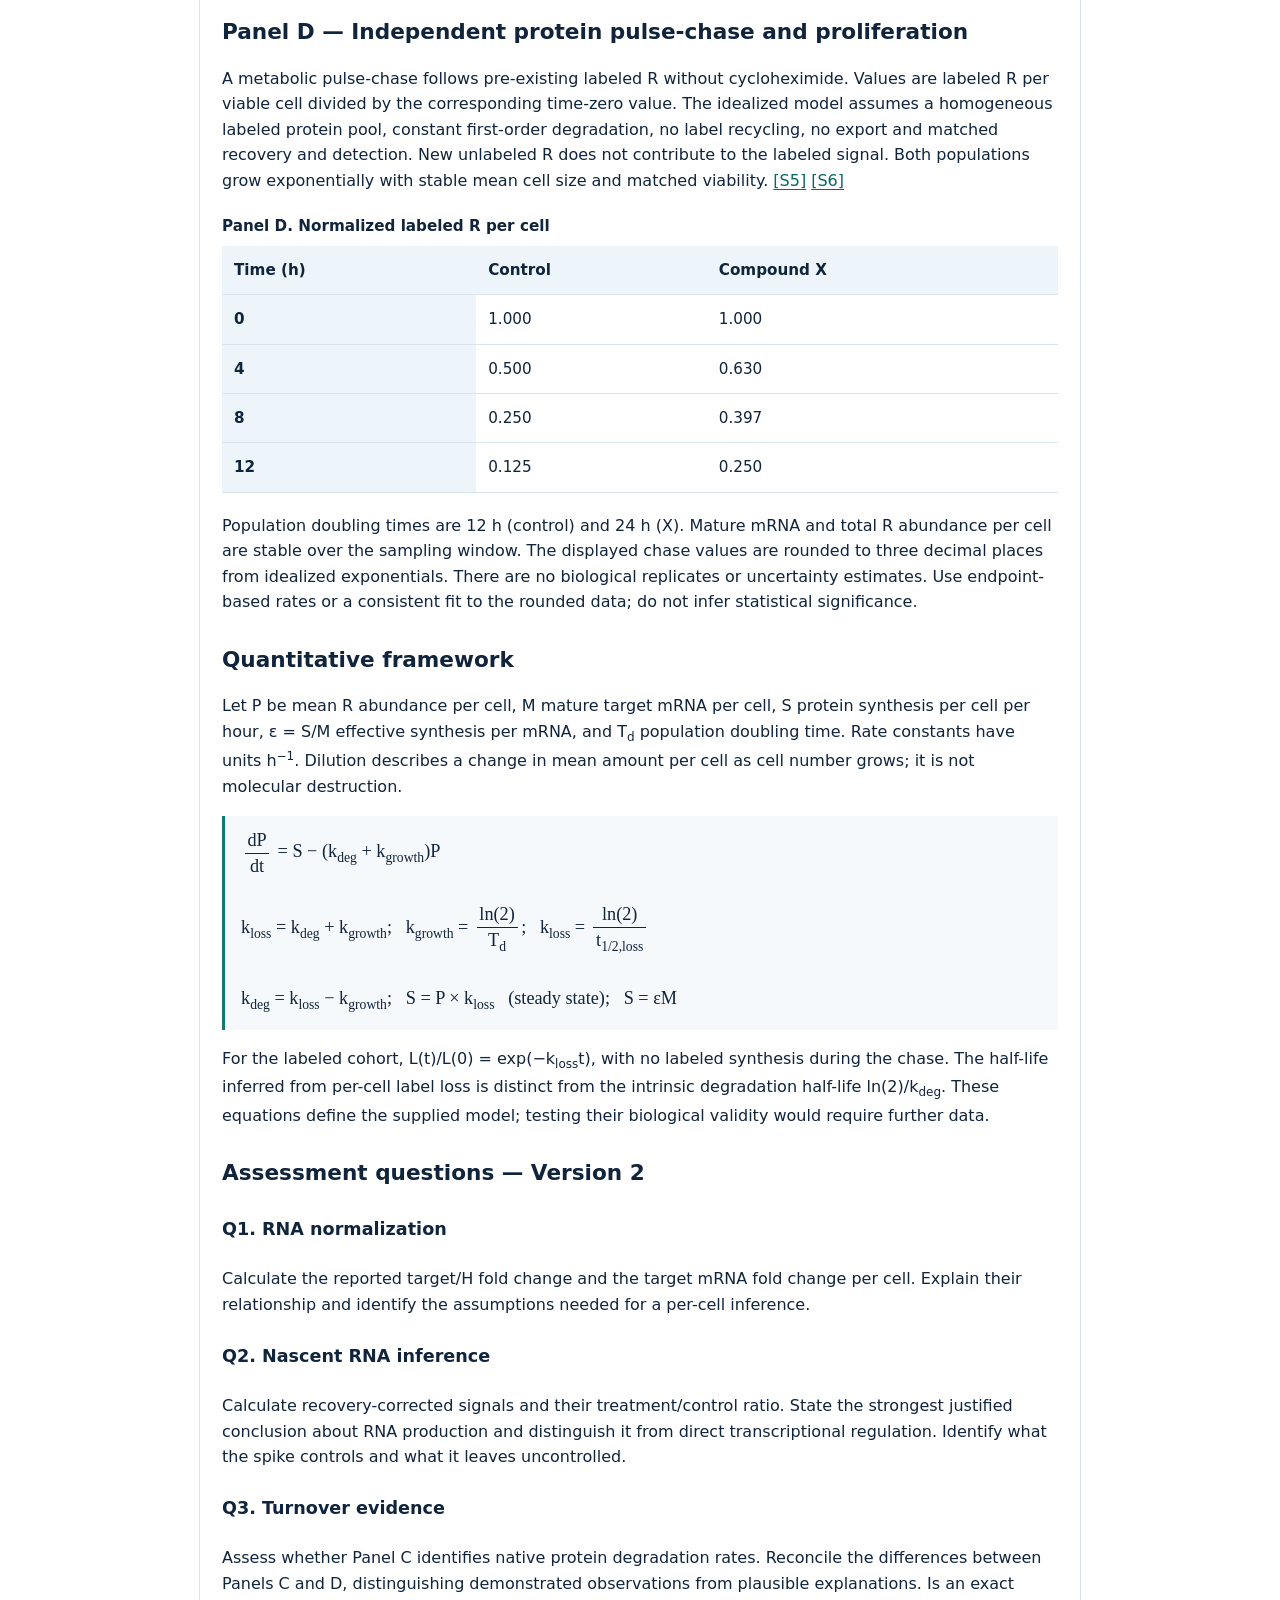
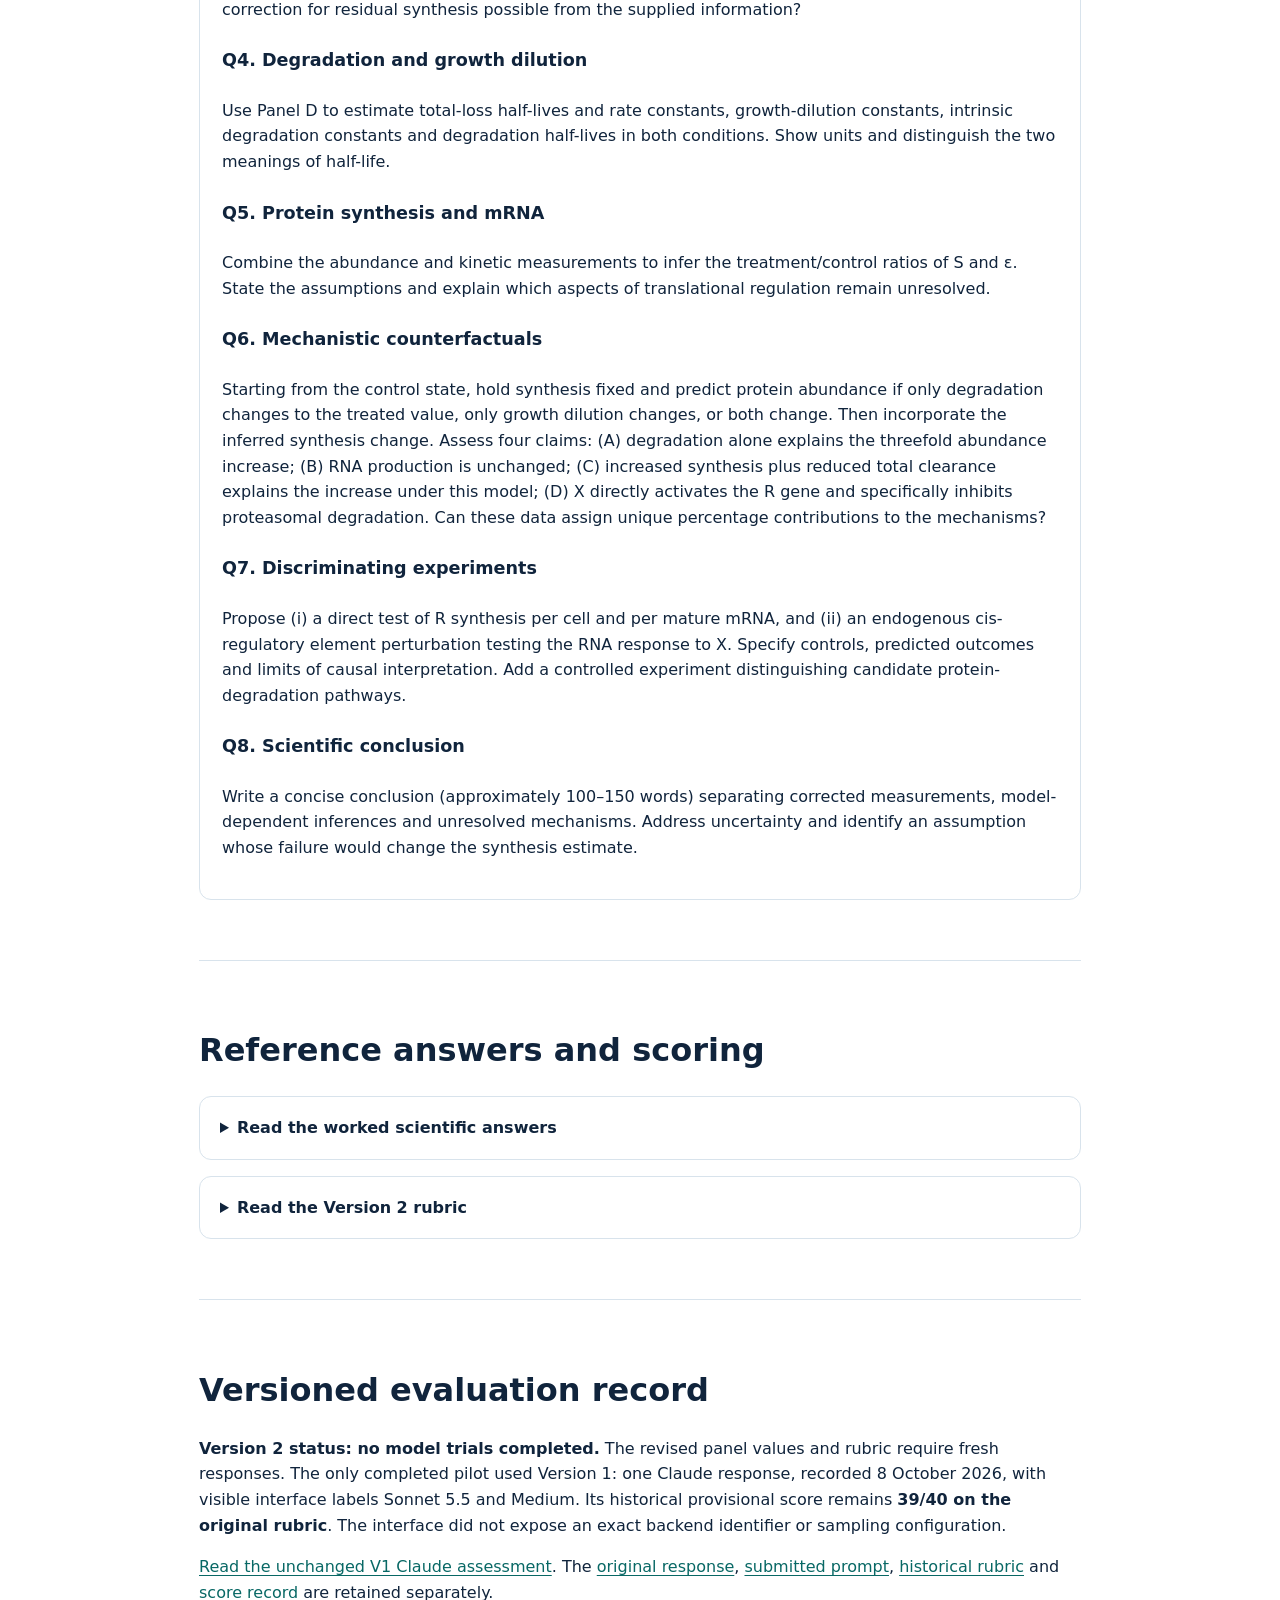
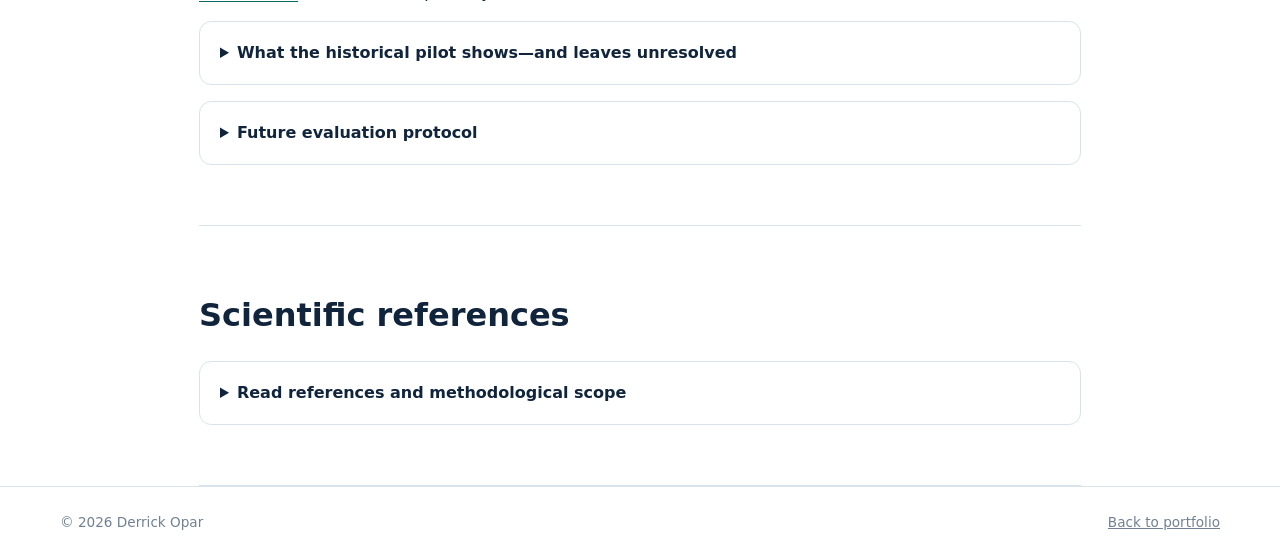
<file: gene-regulation.html>
<!doctype html>
<html lang="en"><head><meta charset="utf-8"><meta name="viewport" content="width=device-width, initial-scale=1"><meta name="description" content="Version 2 of a simulated molecular biology reasoning assessment: RNA normalization, protein turnover, growth dilution and defensible mechanistic inference."><title>Gene Regulation — Version 2 | Derrick Opar</title><link rel="stylesheet" href="styles.css?v=20261007-nhanes"><style>
.project-hero{padding:64px 0 40px;background:linear-gradient(120deg,#f0f7fc,#eaf7f6)}
.project-hero h1{font-size:clamp(2.4rem,5vw,4.2rem);line-height:1.08;max-width:900px}.lead{max-width:760px;font-size:1.15rem;color:#41566c}
.reading{max-width:930px;margin:auto;padding:0 24px}.reading section{padding:44px 0;border-bottom:1px solid var(--line);scroll-margin-top:90px}.reading h2{font-size:2rem;line-height:1.2}.reading h3{font-size:1.35rem;margin:28px 0 12px}.reading h4{font-size:1.1rem;margin-top:24px}
.reading a{color:#086865;text-underline-offset:3px}.notice{border-left:4px solid var(--teal);padding:16px 20px;background:var(--teal-soft);border-radius:0 10px 10px 0}.steps{display:grid;grid-template-columns:repeat(3,1fr);gap:16px;margin:26px 0}.step{padding:20px;background:var(--soft);border:1px solid var(--line);border-radius:12px}.step strong{display:block;color:var(--teal);margin-bottom:8px}
details{margin:16px 0;border:1px solid var(--line);border-radius:12px;background:white}summary{padding:18px 20px;font-weight:750;cursor:pointer}details[open] summary{border-bottom:1px solid var(--line);background:var(--soft)}.detail-body{padding:6px 22px 22px}.table-scroll{overflow-x:auto;margin:20px 0}table{width:100%;border-collapse:collapse;font-size:.95rem}th,td{padding:12px;text-align:left;border-bottom:1px solid var(--line);vertical-align:top}th{background:var(--blue-soft)}
.stat-row{display:flex;gap:12px;flex-wrap:wrap}.stat{padding:15px 20px;border-radius:12px;background:var(--soft);flex:1;min-width:150px}.stat strong{display:block;font-size:1.8rem;color:var(--teal)}.page-nav{display:flex;flex-wrap:wrap;gap:10px;margin:25px 0 0}.page-nav a{padding:8px 12px;background:white;border:1px solid var(--line);border-radius:8px;text-decoration:none;font-weight:650}.back{font-weight:700;text-decoration:none}.reading li{margin:9px 0}a:focus-visible,summary:focus-visible{outline:3px solid #0f7b78;outline-offset:4px}@media(max-width:650px){.steps{grid-template-columns:1fr}.project-hero{padding:38px 0 30px}.reading{padding:0 20px}.detail-body{padding:4px 14px 18px}.reading h2{font-size:1.65rem}.nav{gap:12px}.nav .back{font-size:.85rem}}@media print{.site-header,.page-nav{display:none}.project-hero{padding:15px 0}.reading section{padding:20px 0}details{break-inside:avoid}}

.equation{font-family:Cambria,"Times New Roman",serif;font-size:1.14rem;line-height:2;padding:12px 16px;background:var(--soft);border-left:3px solid var(--teal);overflow-x:auto;max-width:100%}
.frac{display:inline-flex;flex-direction:column;text-align:center;vertical-align:middle;line-height:1.35;margin:0 .2em}.frac>span:first-child{border-bottom:1px solid;padding:0 .15em}.frac>span:last-child{padding:0 .15em}
sub,sup{font-size:.75em}caption{text-align:left;font-weight:700;padding:0 0 8px}td:first-child{min-width:150px}.version{font-weight:750;color:#086865}.reading p,.reading li{overflow-wrap:anywhere}.reading h3[id]{scroll-margin-top:105px}.reading code{overflow-wrap:anywhere}summary:hover{background:var(--soft)}.table-scroll:focus-visible{outline:3px solid #0f7b78;outline-offset:3px}
@media(max-width:650px){.project-hero h1{font-size:2.35rem;letter-spacing:-.035em}.equation{font-size:1rem;padding:10px}.reading h2{font-size:1.65rem}.stat{min-width:120px}.nav{flex-direction:row;align-items:center}.reading section{padding:32px 0}}
@media(prefers-reduced-motion:reduce){html{scroll-behavior:auto}}
</style></head>
<body><a class="skip-link" href="#main">Skip to content</a><header class="site-header"><div class="wrap nav"><a class="brand" href="index.html" aria-label="Derrick Opar portfolio">DO</a><a class="back" href="index.html#work">← Back to projects</a></div></header>
<main id="main"><div class="project-hero"><div class="wrap"><p class="eyebrow">BIOCHEMISTRY · MOLECULAR BIOLOGY · SCIENTIFIC REASONING</p><h1>Gene Regulation Under Conflicting Evidence</h1><p class="lead">Interpreting RNA production, protein turnover and cell proliferation through a simulated research case.</p><p class="version">Version 2 · Revised 9 October 2026 · Eight questions · No V2 model results</p><nav class="page-nav" aria-label="Project sections"><a href="#overview">Overview</a><a href="#case">Evidence & questions</a><a href="#answers">Reference answers</a><a href="#evaluation">Evaluation history</a><a href="#references">References</a></nav></div></div><div class="reading"><section id="overview"><h2>Biological question and scope</h2><p>Protein abundance reflects the balance between synthesis, degradation and dilution as cells proliferate. An increase in protein therefore does not, by itself, identify the regulated step. This case asks whether a threefold increase in protein R can be explained by reduced degradation alone.</p>
<p>Four simulated experiments combine mature mRNA measurements, metabolic RNA labeling, an inhibitor chase and an independent protein pulse-chase. The assessment tests normalization, kinetic inference, competing explanations and the design of discriminating experiments. In plain terms: how much RNA and protein are present, how quickly are they produced, and how quickly are they lost per cell?</p>
<div class="notice"><strong>Simulated data; Version 2 has not been evaluated.</strong> All measurements are constructed for this reasoning exercise. No wet-lab experiments were performed. X, R and H are placeholders with no assigned molecular identity. The numerical conclusions depend on the stated assumptions; the exercise does not establish a molecular mechanism or statistical significance.</div><p><strong>Version history.</strong> Version 2 revises the evidence presentation, questions and scoring criteria. The <a href="gene-regulation-v1.html">unchanged Version 1 assessment</a> retains the original data, answers, 40-point rubric and historical Claude pilot. Its 39/40 score does not apply to this revision.</p>
</section><section id="case"><h2>Experimental evidence and assessment</h2><details open><summary>Read the evidence and Version 2 questions</summary><div class="detail-body"><h3>Research scenario</h3><p>Compound X increases the steady-state abundance of an intracellular, nonsecreted protein R in proliferating human epithelial cells. Investigators propose that X acts solely by slowing degradation and leaves RNA production and protein synthesis unchanged. Evaluate this claim using the evidence below. No specific function, molecular target or degradation pathway is assigned to R or X.</p>
<h3>Panel A — Mature mRNA and reference normalization</h3><p>Equal numbers of viable cells are sampled. RNA extraction recovery and reverse-transcription performance are independently matched, and equal fractions of each per-cell extract are assayed. The mature-mRNA assay is specific for the processed target transcript. For these idealized calculations, both RT-qPCR assays have amplification factor 2 per cycle, comparable performance between conditions and satisfactory specificity and negative controls. These are assumptions of the exercise, not measurements supplied for independent validation. <a href="#source-s1">[S1]</a></p>
<div class="table-scroll" role="region" aria-label="Panel A. RT-qPCR and independent reference calibration" tabindex="0"><table id="panel-a"><caption>Panel A. RT-qPCR and independent reference calibration</caption><thead><tr><th scope="col">Measurement</th><th scope="col">Control</th><th scope="col">Compound X</th></tr></thead><tbody><tr><th scope="row">C<sub>q</sub>: mature mRNA encoding R</th><td>25.0</td><td>24.0</td></tr><tr><th scope="row">C<sub>q</sub>: transcript H</th><td>20.0</td><td>19.0</td></tr><tr><th scope="row">H abundance per viable cell, independent calibration</th><td>1.0</td><td>2.0</td></tr></tbody></table></div>
<p>The original analysis selected H without testing its stability under treatment. It reported target/H fold change using 2<sup>−ΔΔC<sub>q</sub></sup>, with ΔC<sub>q</sub> = C<sub>q,target</sub> − C<sub>q,H</sub> and ΔΔC<sub>q</sub> = ΔC<sub>q,X</sub> − ΔC<sub>q,control</sub>. The independent H calibration is relative abundance per cell, not a second target/reference ratio.</p>
<h3>Panel B — Newly synthesized RNA</h3><p>Equal viable-cell inputs receive an equal-duration, short 4-thiouridine (4sU) pulse. Cellular incorporation and viability are independently comparable. Extraction recovery per cell is independently matched; loss of the assayed newly synthesized RNA during the pulse is assumed negligible. Gene-specific detection captures newly synthesized target RNA without requiring completed maturation. Comparable processing and detectability are assumed. Signals are calibrated, background-corrected arbitrary units within a linear measurement range. <a href="#source-s2">[S2]</a></p>
<p>An equal amount of labeled RNA spike is added <em>after extraction</em>, before purification of labeled RNA. Its recovery is measured relative to the known added amount. Assume the spike and target undergo proportional purification losses; the spike does not experience cell labeling or RNA extraction.</p>
<div class="table-scroll" role="region" aria-label="Panel B. Captured RNA signal and purification recovery" tabindex="0"><table id="panel-b"><caption>Panel B. Captured RNA signal and purification recovery</caption><thead><tr><th scope="col">Measurement</th><th scope="col">Control</th><th scope="col">Compound X</th></tr></thead><tbody><tr><th scope="row">Captured newly synthesized target RNA (AU)</th><td>100</td><td>150</td></tr><tr><th scope="row">Recovery of post-extraction labeled spike</th><td>80%</td><td>60%</td></tr></tbody></table></div>
<h3>Panel C — Protein abundance and cycloheximide chase</h3><p>R-specific detection has validated specificity and a linear response range. Protein abundance is normalized to viable-cell number; matched total protein per cell and mean cell size provide additional normalization checks. No secretion or export of R is detected. <a href="#source-s3">[S3]</a></p>
<div class="table-scroll" role="region" aria-label="Panel C. Protein abundance and inhibitor-treated measurements" tabindex="0"><table id="panel-c"><caption>Panel C. Protein abundance and inhibitor-treated measurements</caption><thead><tr><th scope="col">Measurement</th><th scope="col">Control</th><th scope="col">Compound X</th></tr></thead><tbody><tr><th scope="row">R abundance per viable cell (relative units)</th><td>1.0</td><td>3.0</td></tr><tr><th scope="row">Reported apparent half-life during cycloheximide treatment</th><td>2 h</td><td>6 h</td></tr><tr><th scope="row">R synthesis during chase (% of each condition’s pretreatment rate)</th><td>0%</td><td>30%</td></tr></tbody></table></div>
<p>Residual synthesis was measured by a separate R-specific short-pulse assay during inhibitor exposure. The reported apparent half-lives summarize the inhibitor experiment; its full trajectories, fitting procedure and growth rates during inhibitor exposure are not supplied. Interpret what is and is not identifiable from these observations.</p>
<h3>Panel D — Independent protein pulse-chase and proliferation</h3><p>A metabolic pulse-chase follows pre-existing labeled R without cycloheximide. Values are labeled R per viable cell divided by the corresponding time-zero value. The idealized model assumes a homogeneous labeled protein pool, constant first-order degradation, no label recycling, no export and matched recovery and detection. New unlabeled R does not contribute to the labeled signal. Both populations grow exponentially with stable mean cell size and matched viability. <a href="#source-s5">[S5]</a> <a href="#source-s6">[S6]</a></p>
<div class="table-scroll" role="region" aria-label="Panel D. Normalized labeled R per cell" tabindex="0"><table id="panel-d"><caption>Panel D. Normalized labeled R per cell</caption><thead><tr><th scope="col">Time (h)</th><th scope="col">Control</th><th scope="col">Compound X</th></tr></thead><tbody><tr><th scope="row">0</th><td>1.000</td><td>1.000</td></tr><tr><th scope="row">4</th><td>0.500</td><td>0.630</td></tr><tr><th scope="row">8</th><td>0.250</td><td>0.397</td></tr><tr><th scope="row">12</th><td>0.125</td><td>0.250</td></tr></tbody></table></div>
<p>Population doubling times are 12 h (control) and 24 h (X). Mature mRNA and total R abundance per cell are stable over the sampling window. The displayed chase values are rounded to three decimal places from idealized exponentials. There are no biological replicates or uncertainty estimates. Use endpoint-based rates or a consistent fit to the rounded data; do not infer statistical significance.</p>
<h3>Quantitative framework</h3><p>Let P be mean R abundance per cell, M mature target mRNA per cell, S protein synthesis per cell per hour, ε = S/M effective synthesis per mRNA, and T<sub>d</sub> population doubling time. Rate constants have units h<sup>−1</sup>. Dilution describes a change in mean amount per cell as cell number grows; it is not molecular destruction.</p>
<div class="equation" tabindex="0" role="region" aria-label="Scientific equation"><span class="frac"><span>dP</span><span>dt</span></span> = S − (k<sub>deg</sub> + k<sub>growth</sub>)P</div>
<div class="equation" tabindex="0" role="region" aria-label="Scientific equation">k<sub>loss</sub> = k<sub>deg</sub> + k<sub>growth</sub>; &nbsp; k<sub>growth</sub> = <span class="frac"><span>ln(2)</span><span>T<sub>d</sub></span></span>; &nbsp; k<sub>loss</sub> = <span class="frac"><span>ln(2)</span><span>t<sub>1/2,loss</sub></span></span></div>
<div class="equation" tabindex="0" role="region" aria-label="Scientific equation">k<sub>deg</sub> = k<sub>loss</sub> − k<sub>growth</sub>; &nbsp; S = P × k<sub>loss</sub> &nbsp; (steady state); &nbsp; S = εM</div>
<p>For the labeled cohort, L(t)/L(0) = exp(−k<sub>loss</sub>t), with no labeled synthesis during the chase. The half-life inferred from per-cell label loss is distinct from the intrinsic degradation half-life ln(2)/k<sub>deg</sub>. These equations define the supplied model; testing their biological validity would require further data.</p>
<h3>Assessment questions — Version 2</h3><h4 id="q1">Q1. RNA normalization</h4><p>Calculate the reported target/H fold change and the target mRNA fold change per cell. Explain their relationship and identify the assumptions needed for a per-cell inference.</p>
<h4 id="q2">Q2. Nascent RNA inference</h4><p>Calculate recovery-corrected signals and their treatment/control ratio. State the strongest justified conclusion about RNA production and distinguish it from direct transcriptional regulation. Identify what the spike controls and what it leaves uncontrolled.</p>
<h4 id="q3">Q3. Turnover evidence</h4><p>Assess whether Panel C identifies native protein degradation rates. Reconcile the differences between Panels C and D, distinguishing demonstrated observations from plausible explanations. Is an exact correction for residual synthesis possible from the supplied information?</p>
<h4 id="q4">Q4. Degradation and growth dilution</h4><p>Use Panel D to estimate total-loss half-lives and rate constants, growth-dilution constants, intrinsic degradation constants and degradation half-lives in both conditions. Show units and distinguish the two meanings of half-life.</p>
<h4 id="q5">Q5. Protein synthesis and mRNA</h4><p>Combine the abundance and kinetic measurements to infer the treatment/control ratios of S and ε. State the assumptions and explain which aspects of translational regulation remain unresolved.</p>
<h4 id="q6">Q6. Mechanistic counterfactuals</h4><p>Starting from the control state, hold synthesis fixed and predict protein abundance if only degradation changes to the treated value, only growth dilution changes, or both change. Then incorporate the inferred synthesis change. Assess four claims: (A) degradation alone explains the threefold abundance increase; (B) RNA production is unchanged; (C) increased synthesis plus reduced total clearance explains the increase under this model; (D) X directly activates the R gene and specifically inhibits proteasomal degradation. Can these data assign unique percentage contributions to the mechanisms?</p>
<h4 id="q7">Q7. Discriminating experiments</h4><p>Propose (i) a direct test of R synthesis per cell and per mature mRNA, and (ii) an endogenous cis-regulatory element perturbation testing the RNA response to X. Specify controls, predicted outcomes and limits of causal interpretation. Add a controlled experiment distinguishing candidate protein-degradation pathways.</p>
<h4 id="q8">Q8. Scientific conclusion</h4><p>Write a concise conclusion (approximately 100–150 words) separating corrected measurements, model-dependent inferences and unresolved mechanisms. Address uncertainty and identify an assumption whose failure would change the synthesis estimate.</p>
</div></details>
</section><section id="answers"><h2>Reference answers and scoring</h2><details><summary>Read the worked scientific answers</summary><div class="detail-body"><h3>Q1. Reference instability masks the per-cell change</h3><div class="equation" tabindex="0" role="region" aria-label="Scientific equation">ΔC<sub>q,control</sub> = 25 − 20 = 5; &nbsp; ΔC<sub>q,X</sub> = 24 − 19 = 5<br>ΔΔC<sub>q</sub> = 0; &nbsp; 2<sup>−ΔΔC<sub>q</sub></sup> = 1<br><span class="frac"><span>M<sub>X</sub></span><span>M<sub>control</sub></span></span> = 1 × 2 = 2</div>
<p>The target/H ratio is unchanged, while both target and H abundance per cell double. H is therefore unsuitable as an unvalidated invariant reference. Independent per-cell calibration restores the scale discarded by ratio normalization. Equal viable-cell sampling, matched extraction and reverse transcription, assay specificity and the stated amplification efficiencies are required. Mature RNA abundance alone cannot distinguish increased production from reduced RNA loss.</p>
<h3>Q2. Recovery-corrected RNA production</h3><div class="equation" tabindex="0" role="region" aria-label="Scientific equation">Control: <span class="frac"><span>100</span><span>0.80</span></span> = 125 AU; &nbsp; X: <span class="frac"><span>150</span><span>0.60</span></span> = 250 AU; &nbsp; ratio = <span class="frac"><span>250</span><span>125</span></span> = 2</div>
<p>Under equal pulse duration, equivalent incorporation, matched extraction, proportional purification losses, linear detection and negligible loss during the pulse, the corrected signal supports approximately twofold gene-specific RNA production over the pulse. Unchanged long-term mRNA decay is not required for this pulse inference. The post-extraction spike corrects downstream purification yield; it cannot establish cellular 4sU uptake/incorporation, viability, extraction recovery, or equal target processing and detection. Those conditions must be checked independently or explicitly assumed.</p>
<p>This is not evidence that X binds a transcription factor or directly regulates a particular promoter or enhancer. Initiation, elongation, RNA processing, indirect signaling and treatment timing remain incompletely resolved. Comparable nascent-RNA detectability limits processing confounding in the idealized calculation; it does not establish unchanged splicing or RNA maturation in actual cells.</p>
<h3>Q3. Inhibitor-derived half-lives do not identify native turnover</h3><p>The 30% residual synthesis in treated cells violates a decay-only interpretation. Complete inhibition in control does not prove that cycloheximide leaves degradation or proliferation unchanged. Its apparent 2 h value therefore need not equal the independent 4 h total-loss half-life. Residual synthesis, inhibitor-induced changes in turnover or growth, and fitting a non-exponential trajectory could contribute to discrepancies; these data do not identify their individual effects. Global translation-inhibitor artifacts are documented in yeast, but their magnitude for R in human cells is unknown. <a href="#source-s4">[S4]</a></p>
<div class="equation" tabindex="0" role="region" aria-label="Scientific equation">With constant post-inhibitor synthesis and clearance: &nbsp; <span class="frac"><span>P(t)</span><span>P(0)</span></span> = a + (1 − a)e<sup>−k<sub>post</sub>t</sup>, &nbsp; a = <span class="frac"><span>S<sub>res</sub></span><span>k<sub>post</sub>P(0)</span></span></div>
<p>If the pretreatment state is steady and S<sub>res</sub> = 0.30 S<sub>pre</sub>, then a = 0.30 k<sub>pre</sub>/k<sub>post</sub>, not necessarily 0.30. Neither constant residual synthesis throughout the chase nor unchanged post-inhibitor clearance is established. A unique native rate or an exact “corrected” half-life cannot be recovered from the supplied apparent half-life and residual-synthesis percentage. Panel D avoids global inhibition and separates the labeled cohort from new synthesis, but still requires its own recycling, recovery, population and kinetic assumptions.</p>
<h3>Q4. Separating protein degradation from proliferation</h3><div class="equation" tabindex="0" role="region" aria-label="Scientific equation">k<sub>loss</sub> = −<span class="frac"><span>ln[L(12)/L(0)]</span><span>12 h</span></span>; &nbsp; t<sub>1/2,deg</sub> = <span class="frac"><span>ln(2)</span><span>k<sub>deg</sub></span></span></div>
<div class="table-scroll" role="region" aria-label="Calculated rates and half-lives (six decimals for rates)" tabindex="0"><table id="answer-rates"><caption>Calculated rates and half-lives (six decimals for rates)</caption><thead><tr><th scope="col">Quantity</th><th scope="col">Control</th><th scope="col">Compound X</th></tr></thead><tbody><tr><th scope="row">Total-loss half-life (h)</th><td>4.00</td><td>6.00</td></tr><tr><th scope="row">k<sub>loss</sub> (h<sup>−1</sup>)</th><td>0.173287</td><td>0.115525</td></tr><tr><th scope="row">k<sub>growth</sub> (h<sup>−1</sup>)</th><td>0.057762</td><td>0.028881</td></tr><tr><th scope="row">k<sub>deg</sub> (h<sup>−1</sup>)</th><td>0.115525</td><td>0.086643</td></tr><tr><th scope="row">Intrinsic degradation half-life (h)</th><td>6.00</td><td>8.00</td></tr></tbody></table></div>
<p>For example, control k<sub>deg</sub> = ln(2)/4 − ln(2)/12 = ln(2)/6. The treated value is ln(2)/6 − ln(2)/24 = ln(2)/8. Calculations use unrounded constants; display rounding need not subtract exactly. Fitting all rounded points gives essentially the same result within 1%. Per-cell labeled R disappears through degradation and partitioning among growing cell numbers. Calling the 4 h and 6 h values intrinsic degradation half-lives would overestimate degradation.</p>
<h3>Q5. Synthesis and effective synthesis per mRNA</h3><div class="equation" tabindex="0" role="region" aria-label="Scientific equation"><span class="frac"><span>S<sub>X</sub></span><span>S<sub>control</sub></span></span> = <span class="frac"><span>P<sub>X</sub>k<sub>loss,X</sub></span><span>P<sub>control</sub>k<sub>loss,control</sub></span></span> = 3 × <span class="frac"><span>ln(2)/6</span><span>ln(2)/4</span></span> = 2<br><span class="frac"><span>ε<sub>X</sub></span><span>ε<sub>control</sub></span></span> = <span class="frac"><span>2</span><span>2</span></span> = 1</div>
<p>At steady state, the inferred synthesis rates are approximately 0.173287 and 0.346574 relative protein units per cell per hour. They are model-derived fluxes, not direct synthesis measurements. Twofold synthesis and a 1.50-fold clearance factor reproduce threefold protein abundance. ε is a net effective output per mature mRNA; equality does not establish unchanged initiation, elongation, isoform composition, localization, cotranslational loss or every regulatory pathway. Compensating changes could yield the same aggregate value. The estimate requires per-cell steady state, consistent normalization and total clearance represented by the measured labeled cohort; outside steady state S = dP/dt + k<sub>loss</sub>P.</p>
<h3>Q6. Explicit control-baseline counterfactuals</h3><p>Hold S at its control value and change only the indicated constants. Each ratio below compares the hypothetical steady-state abundance with the original control, rather than with a previously modified state.</p>
<div class="table-scroll" role="region" aria-label="Counterfactual abundance ratios at fixed control synthesis" tabindex="0"><table id="counterfactuals"><caption>Counterfactual abundance ratios at fixed control synthesis</caption><thead><tr><th scope="col">Changed term(s)</th><th scope="col">Calculation using h⁻¹</th><th scope="col">Abundance ratio</th></tr></thead><tbody><tr><th scope="row">Degradation only</th><td>0.173287 / (0.086643 + 0.057762)</td><td>≈ 1.20</td></tr><tr><th scope="row">Growth dilution only</th><td>0.173287 / (0.115525 + 0.028881)</td><td>≈ 1.20</td></tr><tr><th scope="row">Both clearance terms</th><td>0.173287 / (0.086643 + 0.028881)</td><td>≈ 1.50</td></tr></tbody></table></div>
<div class="equation" tabindex="0" role="region" aria-label="Scientific equation"><span class="frac"><span>P<sub>X</sub></span><span>P<sub>control</sub></span></span> = <span class="frac"><span>S<sub>X</sub></span><span>S<sub>control</sub></span></span> × <span class="frac"><span>k<sub>loss,control</sub></span><span>k<sub>loss,X</sub></span></span> = 2 × 1.50 = 3</div>
<p>The treated total-loss constant is two-thirds of control; the inverse ratio, 1.50, is the abundance multiplier at fixed synthesis. Claim A is false: degradation alone predicts 1.20, not 3. Claim B conflicts with the corrected pulse result under its assumptions. Claim C is supported conditionally by the supplied steady-state model. Claim D is unsupported: neither a direct transcriptional target nor a proteasomal route was established.</p>
<p>The two standalone 1.20 factors cannot be multiplied: both use the same control baseline and clearance terms add in the denominator. If one change is applied first, the second conditional factor is 1.25, giving 1.20 × 1.25 = 1.50. The intrinsic half-life ratio 8/6 ≈ 1.33 is not the degradation-only abundance ratio when growth dilution is present. A unique percentage attribution does not follow from this multiplicative reconciliation; any allocation requires an additional convention. These are model counterfactuals, not evidence that the biological mechanisms can be manipulated independently.</p>
<h3>Q7. Experiments that resolve remaining mechanisms</h3><h4>Direct protein synthesis</h4><p>Use a short stable-isotope amino-acid pulse with R-specific quantitative mass spectrometry, normalized to viable-cell number and independently calibrated mature target mRNA. Include matched pulse durations, precursor-pool enrichment, R-specific recovery standards, linear response and multiple pulse lengths to check early linearity and loss during labeling. Collect biological replicates and contemporaneous growth/viability measurements. The model predicts approximately twofold synthesis per cell and unchanged effective synthesis per mRNA. A discrepancy would motivate testing steady state, precursor incorporation, cohort representativeness and rapid protein loss before attributing a change to translation efficiency.</p>
<h4>Endogenous cis-regulatory element perturbation</h4><p>Perturb a candidate promoter or distal enhancer at the endogenous locus using CRISPR interference or targeted sequence editing, comparing vehicle and X in a factorial design. Use multiple independent guides or edits, non-targeting and nearby negative controls, an appropriate positive control, and confirmation of editing or local repression. Measure short-pulse nascent target RNA, mature RNA, cell number and viability. Analyze whether perturbation changes the treatment response, not merely basal expression; avoid a floor effect from silencing the gene completely. Independent elements and an orthogonal perturbation help test specificity. <a href="#source-s7">[S7]</a></p>
<p>Loss of the X response would support a requirement for the tested endogenous element in that context. It would not prove direct compound binding, identify a cognate transcription factor or exclude indirect signaling. An unchanged response could reflect an irrelevant element, incomplete perturbation, redundant enhancers or an alternative regulatory mechanism. Reporter activity alone would not establish endogenous necessity.</p>
<h4>Protein-degradation pathway</h4><p>Compare R pulse-chase kinetics under controlled proteasomal and lysosomal perturbations, with and without X. Verify pathway engagement with validated substrates, match growth and viability, and monitor R synthesis so abundance accumulation is not mistaken for blocked degradation. Orthogonal genetic perturbations strengthen inference. A pathway-dependent change in R clearance would support involvement, but drug interactions and stress responses would still prevent a direct-target claim without additional evidence.</p>
<h3>Q8. Example scientific conclusion</h3><p>Independent calibration indicates twofold mature target mRNA per cell despite an unchanged target/H ratio. Corrected nascent-RNA signal also doubles under comparable labeling and recovery assumptions, while protein abundance triples. Under the homogeneous first-order, steady-state model, the independent pulse-chase implies degradation half-lives of 6 and 8 h, approximately doubled protein synthesis and unchanged effective synthesis per mRNA. Increased synthesis and a 1.50-fold clearance contribution jointly account for the abundance difference; degradation alone does not. Residual synthesis and possible inhibitor perturbations prevent identification of native turnover from the cycloheximide chase. Direct transcriptional targets, RNA-processing mechanisms, translation steps and degradation pathways remain unresolved. These simulated point values have no biological replication or uncertainty estimates. A non-steady protein pool or a labeled cohort unrepresentative of bulk R would change the inferred synthesis rates.</p>
</div></details>
<details><summary>Read the Version 2 rubric</summary><div class="detail-body"><p><strong>Rubric V2.0: 40 points.</strong> This revision changes criterion weights and must not be used to regrade the historical V1 score without labeling a new retrospective analysis. Numerical tolerance is 1% for rounded-input estimates. Equivalent mathematically and biologically defensible approaches receive credit. No pass threshold or validated difficulty level is defined.</p>
<div class="table-scroll" role="region" aria-label="Version 2 scoring criteria" tabindex="0"><table id="rubric-v2"><caption>Version 2 scoring criteria</caption><thead><tr><th scope="col">Question</th><th scope="col">Maximum</th><th scope="col">Criteria</th></tr></thead><tbody><tr><th scope="row">Q1</th><td>5</td><td>Ratio normalization and ΔCq/ΔΔCq calculation (1); per-cell fold 2 (2); reference instability (1); valid normalization assumptions (1).</td></tr><tr><th scope="row">Q2</th><td>4</td><td>Corrected 125/250 and ratio 2 (1); bounded twofold production inference under pulse assumptions (1); limits of the post-extraction spike (1); direct regulation not established (1).</td></tr><tr><th scope="row">Q3</th><td>5</td><td>Residual synthesis precludes decay-only interpretation (1); inhibitor/growth effects and C–D discrepancy distinguished from proven mechanisms (1); no identifiable exact native correction, justified using missing quantities or the general solution (2); independent chase advantages and assumptions (1).</td></tr><tr><th scope="row">Q4</th><td>7</td><td>Total-loss half-lives 4/6 (1); total-loss rates (1); growth rates (1); degradation rates (2); degradation half-lives 6/8 and correct distinction (2).</td></tr><tr><th scope="row">Q5</th><td>5</td><td>Synthesis ratio 2 with derivation (2); ε ratio 1 (1); steady-state and cohort assumptions (1); unchanged ε does not resolve every translation process (1).</td></tr><tr><th scope="row">Q6</th><td>6</td><td>Control-baseline degradation-only 1.20 (1); growth-only 1.20 (1); combined 1.50 and reconciliation 2 × 1.50 = 3 (1); claims A/B rejected and C conditionally accepted (1); D unsupported (1); no unique percentage attribution or multiplication of standalone effects (1).</td></tr><tr><th scope="row">Q7</th><td>5</td><td>Direct synthesis experiment with cell/mRNA normalization and incorporation controls (1); predicted outcome and limits (1); endogenous cis-element factorial perturbation (1); controls, response-specific interpretation and alternatives (1); degradation-pathway test with engagement, growth and synthesis controls (1).</td></tr><tr><th scope="row">Q8</th><td>3</td><td>Corrected observations (1); conditional synthesis/clearance interpretation (1); unresolved mechanism, absent uncertainty and a consequential assumption (1).</td></tr></tbody></table></div>
<p>Award each listed unit only when both conclusion and supporting reasoning are correct; a multi-point unit may receive integer partial credit for independently correct components. Record the supporting response excerpt and justification for each award. Within the same criterion, an unresolved contradiction or unsupported numerical claim invalidates the affected reasoning credit even if a correct value appears elsewhere. Do not double-penalize the same error across unrelated criteria. Record additional unsupported claims in a separate error log; claims outside any criterion do not create ad hoc deductions. This exposes rubric coverage limits rather than concealing them. Word count is guidance, not a scoring criterion.</p>
<p>For disputed criteria, preserve the initial score and record the alternative interpretation and adjudication. Future evaluators should agree on scoring rules before seeing model identities. No independent adjudication has been performed for this revision.</p>
</div></details>
</section><section id="evaluation"><h2>Versioned evaluation record</h2><p><strong>Version 2 status: no model trials completed.</strong> The revised panel values and rubric require fresh responses. The only completed pilot used Version 1: one Claude response, recorded 8 October 2026, with visible interface labels Sonnet 5.5 and Medium. Its historical provisional score remains <strong>39/40 on the original rubric</strong>. The interface did not expose an exact backend identifier or sampling configuration.</p>
<p><a href="gene-regulation-v1.html#evaluation">Read the unchanged V1 Claude assessment</a>. The <a href="research/gene-regulation/v1/claude-response.md">original response</a>, <a href="research/gene-regulation/v1/prompt.txt">submitted prompt</a>, <a href="research/gene-regulation/v1/rubric.md">historical rubric</a> and <a href="research/gene-regulation/v1/scores.csv">score record</a> are retained separately.</p>
<details><summary>What the historical pilot shows—and leaves unresolved</summary><div class="detail-body"><p>Claude recovered the principal V1 numerical results. The Q2 deduction concerned an unnecessary unchanged-mRNA-decay condition despite the stipulated negligible loss during the pulse. That criterion required judgment; the score is a historical grading decision, not a uniquely determined measure of performance.</p>
<p>The response also introduced an unjustified exact correction of the cycloheximide half-life and confused a sequential growth contribution with a standalone control-baseline effect. The original rubric did not assign separate penalties for these additions, so the recorded score is preserved. Correct central conclusions and unsupported extra calculations are reported separately; no new penalties or corrected model responses have been invented.</p>
<p>A single scaffolded trial cannot establish repeatability, graduate-level discrimination, general model ranking or benchmark validity. V2 reduces interpretive cues in the evidence, specifies counterfactual baselines and adds explicit reasoning criteria. Its difficulty and scoring reliability still require empirical evaluation and independent scientific review.</p>
</div></details>
<details><summary>Future evaluation protocol</summary><div class="detail-body"><p>The <a href="research/gene-regulation/README.md">versioned evaluation package</a> contains an exact V2 solver prompt, separate answers and rubric, a run-record template and reproducible calculations. For each future model, freeze the prompt and rubric hashes, use fresh sessions, specify tool access and sampling settings, retain every submitted prompt and verbatim response, and record failures and exclusions. Predeclare models, repetitions and scoring rules; never select only the best response.</p>
<p>Keep answers and rubric outside the solver input. Score by criterion with evidence excerpts, record unsupported claims, and use blinded second review with documented adjudication when available. Report per-run scores and variability; do not infer population rankings from an isolated run. Tool-enabled and closed-book evaluations are separate conditions. No future runs or reviewers are represented as completed here.</p>
<p><strong>Proposed V3 challenge (not administered).</strong> A separately versioned assessment could omit the supplied kinetic equations and itemized rate calculations, ask solvers to derive the per-cell mass balance, and request identification of missing measurements before mechanistic attribution. Freeze a new prompt and rubric, pilot ambiguity and difficulty, then evaluate separately. It would not be directly score-comparable with V1 or V2.</p>
</div></details>
</section><section id="references"><h2>Scientific references</h2><details><summary>Read references and methodological scope</summary><div class="detail-body"><p>Bibliographic records and methodological scope checked on 9 October 2026 against publisher, PubMed or full-text records. These publications support methods and reasoning principles. All panel values and counterfactual results are simulated or calculated for this project, not extracted from the cited studies.</p>
<h3 id="source-s1">S1</h3><p>Bustin SA, Ruijter JM, van den Hoff MJB, Kubista M, Pfaffl MW, Shipley GL, Tran N, Rödiger S, Untergasser A, Mueller R, Nolan T, Milavec M, Burns MJ, Huggett JF, Vandesompele J, Wittwer CT. <em>MIQE 2.0: Revision of the Minimum Information for Publication of Quantitative Real-Time PCR Experiments Guidelines.</em> Clinical Chemistry. 2025;71(6):634–651. <a href="https://doi.org/10.1093/clinchem/hvaf043">DOI: 10.1093/clinchem/hvaf043</a> · <a href="https://pubmed.ncbi.nlm.nih.gov/40272429/">Source record</a></p>
<p>Supports assay validation, amplification efficiency, normalization and reporting. It does not validate the fictional reference transcript H.</p>
<h3 id="source-s2">S2</h3><p>Russo J, Heck AM, Wilusz J, Wilusz CJ. <em>Metabolic labeling and recovery of nascent RNA to accurately quantify mRNA stability.</em> Methods. 2017;120:39–48. <a href="https://doi.org/10.1016/j.ymeth.2017.02.003">DOI: 10.1016/j.ymeth.2017.02.003</a> · <a href="https://pmc.ncbi.nlm.nih.gov/articles/PMC5447484/">Source record</a></p>
<p>Supports metabolic labeling, recovery controls and interpretation of RNA kinetics. Equal incorporation, extraction and negligible pulse decay are additional case assumptions.</p>
<h3 id="source-s3">S3</h3><p>Taylor SC, Posch A. <em>The design of a quantitative Western blot experiment.</em> BioMed Research International. 2014;2014:361590. <a href="https://doi.org/10.1155/2014/361590">DOI: 10.1155/2014/361590</a> · <a href="https://pubmed.ncbi.nlm.nih.gov/24738055/">Source record</a></p>
<p>Supports detection linearity and quantitative normalization. It supplies no measurements of R; the authors were affiliated with an assay vendor.</p>
<h3 id="source-s4">S4</h3><p>Oh JH, Chen SJ, Varshavsky A. <em>A reference-based protein degradation assay without global translation inhibitors.</em> Journal of Biological Chemistry. 2017;292(52):21457–21465. <a href="https://doi.org/10.1074/jbc.M117.814236">DOI: 10.1074/jbc.M117.814236</a> · <a href="https://pubmed.ncbi.nlm.nih.gov/29122887/">Source record</a></p>
<p>Demonstrates translation-inhibitor artifacts and an alternative assay in yeast. It does not quantify inhibitor effects in this simulated human-cell setting.</p>
<h3 id="source-s5">S5</h3><p>Fierro-Monti I, Racle J, Hernandez C, Waridel P, Hatzimanikatis V, Quadroni M. <em>A Novel Pulse-Chase SILAC Strategy Measures Changes in Protein Decay and Synthesis Rates Induced by Perturbation of Proteostasis with an Hsp90 Inhibitor.</em> PLOS ONE. 2013;8(11):e80423. <a href="https://doi.org/10.1371/journal.pone.0080423">DOI: 10.1371/journal.pone.0080423</a> · <a href="https://journals.plos.org/plosone/article?id=10.1371/journal.pone.0080423">Source record</a></p>
<p>Supports separating protein synthesis, decay and growth dilution with pulse-chase measurements and explicit modeling. The counterfactual values here are original calculations.</p>
<h3 id="source-s6">S6</h3><p>Dear AJ, Garcia GA, Meisl G, Collins GA, Knowles TPJ, Goldberg AL. <em>Maximum entropy determination of mammalian proteome dynamics.</em> Proceedings of the National Academy of Sciences USA. 2024;121(18):e2313107121. <a href="https://doi.org/10.1073/pnas.2313107121">DOI: 10.1073/pnas.2313107121</a> · <a href="https://pmc.ncbi.nlm.nih.gov/articles/PMC11067036/">Source record</a></p>
<p>Supports quantitative turnover analysis and attention to pulse-chase assumptions and heterogeneous protein lifetimes. It does not imply that every protein or labeled cohort follows a single exponential.</p>
<h3 id="source-s7">S7</h3><p>Fulco CP, Munschauer M, Anyoha R, Munson G, Grossman SR, Perez EM, Kane M, Cleary B, Lander ES, Engreitz JM. <em>Systematic mapping of functional enhancer-promoter connections with CRISPR interference.</em> Science. 2016;354(6313):769–773. <a href="https://doi.org/10.1126/science.aag2445">DOI: 10.1126/science.aag2445</a> · <a href="https://pubmed.ncbi.nlm.nih.gov/27708057/">Source record</a></p>
<p>Supports functional perturbation of endogenous regulatory elements. It identifies neither a specific R regulatory element nor a direct molecular target of X.</p>
</div></details>
</section></div></main><footer><div class="wrap footer-inner"><span>© 2026 Derrick Opar</span><a href="index.html#work">Back to portfolio</a></div></footer><script>function revealSource(){const target=document.getElementById(location.hash.slice(1));if(target){const parent=target.closest("details");if(parent){parent.open=true;target.scrollIntoView();}}}window.addEventListener("hashchange",revealSource);revealSource();</script></body></html>
</file>
<file: styles.css>
:root{
  --navy:#0b2340;
  --navy2:#12395f;
  --teal:#0f7b78;
  --teal-soft:#eaf7f6;
  --blue-soft:#edf5fb;
  --ink:#10243c;
  --muted:#627386;
  --line:#d8e3ec;
  --paper:#ffffff;
  --soft:#f6f9fc;
  --shadow:0 14px 34px rgba(20,52,82,.08);
}
*{box-sizing:border-box}
html{scroll-behavior:smooth}
body{margin:0;font-family:Inter,ui-sans-serif,system-ui,-apple-system,BlinkMacSystemFont,"Segoe UI",sans-serif;background:#fff;color:var(--ink);line-height:1.6}
a{color:inherit}.wrap{width:min(1160px,calc(100% - 40px));margin:0 auto}
.site-header{position:sticky;top:0;z-index:20;background:rgba(255,255,255,.96);backdrop-filter:blur(10px);border-bottom:1px solid #e4ebf1}
.nav{height:66px;display:flex;align-items:center;justify-content:space-between}
.brand{display:grid;place-items:center;width:40px;height:40px;border-radius:10px;background:var(--navy);color:white;font-weight:850;text-decoration:none;letter-spacing:.04em}
nav{display:flex;gap:23px;align-items:center}
nav a{text-decoration:none;font-size:.92rem;font-weight:700;color:#334a62}
.nav-cta{padding:9px 14px;border-radius:9px;border:1px solid var(--line);background:white}
.hero{background:linear-gradient(100deg,#f9fcff 0%,#f0f7fc 65%,#edf7fa 100%);border-bottom:1px solid #e3edf4}
.hero-grid{display:grid;grid-template-columns:1.25fr .75fr;gap:50px;align-items:center;min-height:520px;padding:72px 0}
.eyebrow{margin:0 0 11px;font-size:.76rem;font-weight:850;letter-spacing:.14em;color:var(--teal)}
h1{margin:0;font-size:clamp(3rem,6vw,5.4rem);line-height:.95;letter-spacing:-.055em;color:var(--navy)}
.hero-title{font-size:1.45rem;line-height:1.35;font-weight:750;margin:20px 0 14px;max-width:760px}
.hero-sub{font-size:1.04rem;color:var(--muted);max-width:760px;margin:0}
.actions{display:flex;gap:12px;flex-wrap:wrap;margin-top:28px}
.btn{display:inline-flex;text-decoration:none;font-weight:800;font-size:.94rem;padding:12px 17px;border-radius:9px;border:1px solid var(--line)}
.btn.primary{background:var(--navy);color:white;border-color:var(--navy)}.btn.secondary{background:white}
.hero-visual{position:relative;height:340px;display:flex;align-items:flex-end;justify-content:flex-start}
.identity-card{position:relative;z-index:2;display:flex;align-items:center;gap:13px;background:white;padding:14px 17px;border:1px solid var(--line);border-radius:15px;box-shadow:var(--shadow);margin:0 0 18px 12px}
.avatar{width:54px;height:54px;border-radius:50%;display:grid;place-items:center;background:var(--navy);color:white;font-weight:900}
.identity-card strong,.identity-card span{display:block}.identity-card span{font-size:.81rem;color:var(--muted);margin-top:2px}
.dna-art{position:absolute;inset:0;width:100%;height:100%;object-fit:contain;opacity:.75;transform:rotate(22deg) scale(.94);transform-origin:center}
.hero{overflow:clip}
.capability-strip{background:white;border-bottom:1px solid #e9eff4}
.capability-grid{display:grid;grid-template-columns:repeat(4,1fr)}
.capability{padding:26px 24px;text-align:center;border-right:1px solid #edf2f6}.capability:last-child{border-right:0}
.capability .icon{font-size:1.6rem;color:var(--teal);font-weight:900}.capability strong{display:block;font-size:.96rem;margin-top:4px}.capability span{display:block;font-size:.8rem;color:var(--muted);margin-top:2px}
.section{padding:78px 0}.section-heading{max-width:750px;margin-bottom:30px}.section-heading.compact{margin-bottom:24px}
.section-heading h2,.about h2{font-size:clamp(2rem,4vw,3rem);line-height:1.08;letter-spacing:-.035em;margin:0 0 10px;color:var(--navy)}
.section-heading p:last-child{color:var(--muted);margin-bottom:0}
.project-grid{display:grid;grid-template-columns:1fr 1fr;gap:22px}
.project-card{background:white;border:1px solid var(--line);border-radius:16px;overflow:hidden;box-shadow:0 8px 24px rgba(21,55,83,.06)}
.project-photo,.project-image{width:100%;height:220px;display:block;object-fit:cover}
.data-image{position:relative;background:linear-gradient(135deg,#f8fbfd,#e8f1f6);overflow:hidden}
.sheet-lines{position:absolute;inset:25px;background:repeating-linear-gradient(0deg,#dce7ef 0 2px,transparent 2px 24px),repeating-linear-gradient(90deg,#dce7ef 0 2px,transparent 2px 90px);transform:rotate(-3deg);box-shadow:0 7px 18px rgba(27,54,78,.12);background-color:white}
.audit-badge{position:absolute;right:28px;bottom:27px;background:var(--navy);color:white;padding:8px 11px;border-radius:8px;font-size:.72rem;font-weight:900;letter-spacing:.1em}
.project-body{padding:24px}.project-tag{font-size:.72rem;letter-spacing:.12em;font-weight:850;color:var(--teal);margin:0 0 8px}
.project-card h3{font-size:1.42rem;line-height:1.2;margin:0 0 10px;color:var(--navy)}.project-card p{color:#4d6175}
.chips{display:flex;gap:7px;flex-wrap:wrap;margin:18px 0}.chips span{font-size:.77rem;font-weight:750;background:var(--blue-soft);color:#355a75;padding:5px 8px;border-radius:999px}
.project-actions{display:flex;gap:10px;flex-wrap:wrap}.project-actions a{text-decoration:none;font-size:.86rem;font-weight:800;padding:9px 12px;border-radius:8px;border:1px solid var(--line);background:#fff}.project-actions a:first-child{background:var(--navy);color:#fff;border-color:var(--navy)}
.results{background:linear-gradient(180deg,#f3f8fc,#eef6fa);padding:68px 0;border-top:1px solid #e4edf3;border-bottom:1px solid #e4edf3}
.results-grid{display:grid;grid-template-columns:repeat(4,1fr);background:white;border:1px solid var(--line);border-radius:16px;box-shadow:var(--shadow)}
.results-grid div{text-align:center;padding:26px 18px;border-right:1px solid #e7edf2}.results-grid div:last-child{border-right:0}
.results-grid strong{display:block;color:var(--navy);font-size:1.65rem}.results-grid span{font-size:.82rem;color:var(--muted)}
.results-note{max-width:850px;margin:18px auto 0;text-align:center;color:var(--muted);font-size:.92rem}
.skill-grid{display:grid;grid-template-columns:repeat(3,1fr);gap:14px}.skill-card{border:1px solid var(--line);border-radius:13px;padding:18px;background:white}
.skill-card span{font-size:1.35rem;color:var(--teal);display:block;margin-bottom:5px}.skill-card strong{display:block}.skill-card small{display:block;color:var(--muted);margin-top:4px;line-height:1.4}
.about{background:var(--soft)}.about-grid{display:grid;grid-template-columns:.8fr 1.2fr;gap:55px}.about-copy{font-size:1.03rem;color:#465d70}.text-link{display:inline-block;margin-top:10px;text-decoration:none;font-weight:850;color:var(--teal)}
footer{border-top:1px solid var(--line);background:white}.footer-inner{display:flex;justify-content:space-between;padding:25px 0;color:#718192;font-size:.85rem}
@media(max-width:850px){.nav{height:auto;min-height:66px;gap:12px;padding:12px 0;align-items:flex-start}nav{justify-content:flex-end;flex-wrap:wrap;gap:4px 12px}nav a{padding:8px 2px;font-size:.85rem}.nav-cta{padding:8px 10px}.hero-grid,.about-grid{grid-template-columns:1fr}.hero-visual{height:220px}.capability-grid{grid-template-columns:repeat(2,1fr)}.project-grid{grid-template-columns:1fr}.skill-grid{grid-template-columns:repeat(2,1fr)}.results-grid{grid-template-columns:repeat(2,1fr)}.results-grid div:nth-child(2){border-right:0}}
@media(max-width:560px){.wrap{width:min(100% - 28px,1160px)}.hero-grid{padding:54px 0}.hero-visual{height:260px;max-width:360px;width:100%;margin:auto}.hero-grid{gap:24px}.identity-card{margin-left:0;padding:12px}.avatar{flex-shrink:0}.nav{flex-direction:column;align-items:stretch}.brand{align-self:flex-start}nav{justify-content:flex-start;gap:3px 12px}.hero-title{font-size:1.25rem}.section{padding:60px 0}.capability-grid,.skill-grid,.results-grid{grid-template-columns:1fr}.capability,.results-grid div{border-right:0;border-bottom:1px solid #edf2f6}.footer-inner{flex-direction:column;gap:6px}}

/* Shared, locally hosted outline icons. */
.ui-icon{width:24px;height:24px;fill:none;stroke:currentColor;stroke-width:1.8;stroke-linecap:round;stroke-linejoin:round;flex-shrink:0;vertical-align:middle}
.capability .ui-icon{width:30px;height:30px}
.skill-card>.ui-icon{display:block;color:var(--teal);margin-bottom:9px}
.nav-cta,.text-link,.project-actions a{display:inline-flex;align-items:center;gap:7px}
.nav-cta .ui-icon,.text-link .ui-icon,.project-actions .ui-icon{width:16px;height:16px}
.project-card{display:flex;flex-direction:column}.project-body{display:flex;flex-direction:column;flex:1}.project-actions{margin-top:auto}
.project-photo{object-fit:contain;background:#0d1014}.file-type{font-size:.65rem;letter-spacing:.04em;opacity:.8}
a:focus-visible{outline:3px solid var(--teal);outline-offset:4px}
.btn:hover,.project-actions a:hover,.nav-cta:hover{box-shadow:0 3px 12px rgba(20,52,82,.14)}
nav a:hover,.text-link:hover{text-decoration:underline;text-underline-offset:4px}
section[id],#main-content{scroll-margin-top:90px}
.skip-link{position:fixed;left:16px;top:-100px;z-index:50;background:var(--navy);color:white;padding:12px 18px;border-radius:8px}.skip-link:focus{top:10px}
@media(max-width:560px){section[id],#main-content{scroll-margin-top:155px}.project-body{padding:20px}.project-actions a{min-height:44px}.results-grid div:last-child,.capability:last-child{border-bottom:0}}
@media(prefers-reduced-motion:reduce){html{scroll-behavior:auto}}

/* Featured biomedical analysis, using the existing project-card design. */
.nhanes-project{grid-column:1/-1;scroll-margin-top:90px}
.nhanes-project .project-photo{background:var(--soft);object-fit:contain;padding:12px}
@media(min-width:851px){.nhanes-project{display:grid;grid-template-columns:1.15fr 1fr}.nhanes-project .project-photo{height:100%;min-height:300px}}
@media(max-width:560px){.nhanes-project{scroll-margin-top:155px}}
</file>
